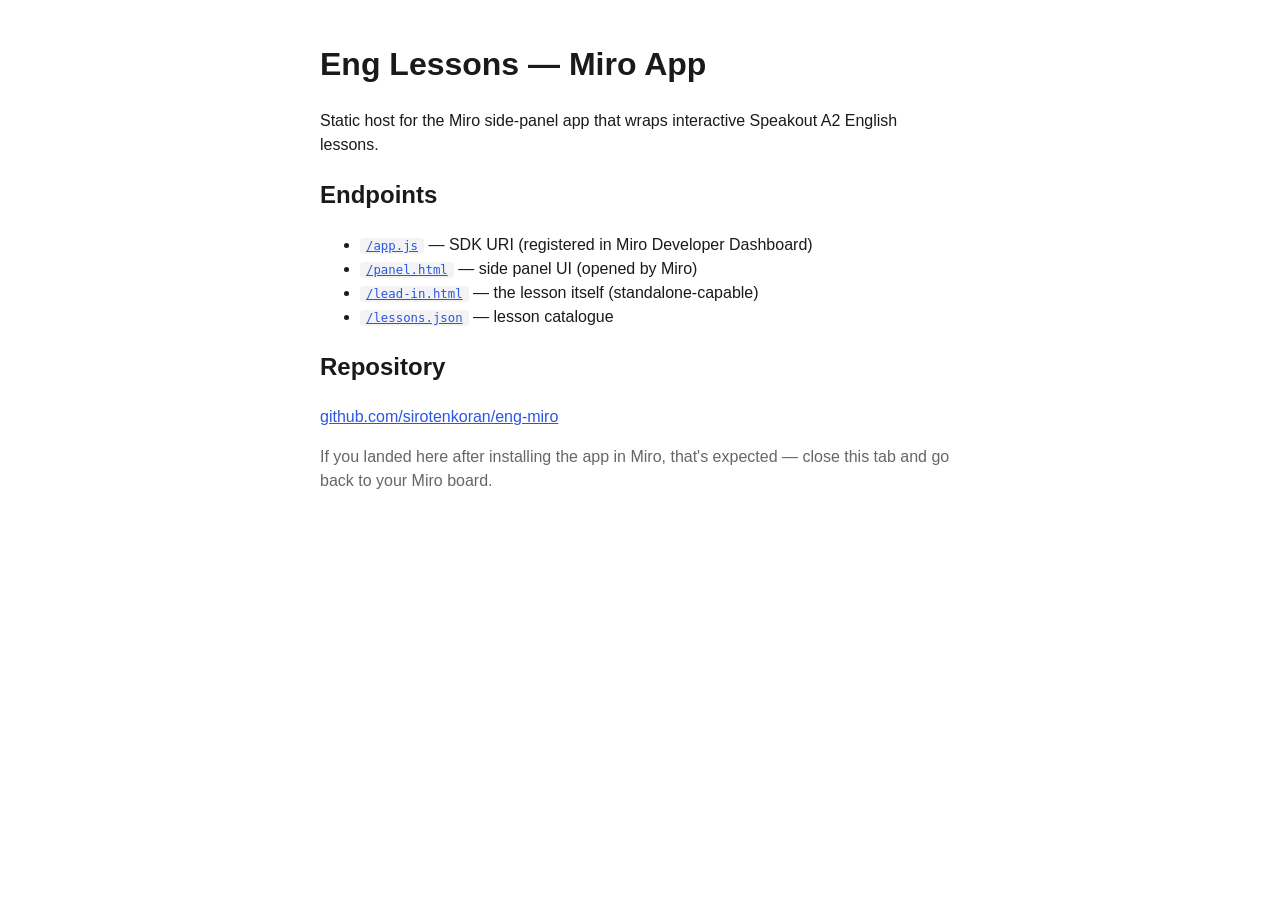
<file: index.html>
<!doctype html>
<html lang="en">
<head>
  <meta charset="utf-8">
  <meta name="viewport" content="width=device-width, initial-scale=1">
  <title>Eng Lessons — Miro App</title>
  <style>
    body { font-family: -apple-system, BlinkMacSystemFont, "Segoe UI", Roboto, sans-serif; max-width: 640px; margin: 40px auto; padding: 0 20px; color: #1a1a1a; line-height: 1.5; }
    h1 { margin-top: 0; }
    code { background: #f3f3f5; padding: 1px 6px; border-radius: 4px; font-size: 0.95em; }
    .ok { color: #167e3a; }
    .muted { color: #666; }
    a { color: #2b56e0; }
    .install-box { background: #f3f3f5; padding: 14px 18px; border-radius: 8px; margin: 18px 0; }
  </style>
</head>
<body>
  <h1>Eng Lessons — Miro App</h1>
  <p>Static host for the Miro side-panel app that wraps interactive Speakout A2 English lessons.</p>

  <div id="callback-status"></div>

  <h2>Endpoints</h2>
  <ul>
    <li><a href="app.js"><code>/app.js</code></a> — SDK URI (registered in Miro Developer Dashboard)</li>
    <li><a href="panel.html"><code>/panel.html</code></a> — side panel UI (opened by Miro)</li>
    <li><a href="lead-in.html"><code>/lead-in.html</code></a> — the lesson itself (standalone-capable)</li>
    <li><a href="lessons.json"><code>/lessons.json</code></a> — lesson catalogue</li>
  </ul>

  <h2>Repository</h2>
  <p><a href="https://github.com/sirotenkoran/eng-miro">github.com/sirotenkoran/eng-miro</a></p>

  <p class="muted">If you landed here after installing the app in Miro, that's expected — close this tab and go back to your Miro board.</p>

  <script>
    // If Miro redirects here with an OAuth code or error, surface it so we know.
    (function () {
      var p = new URLSearchParams(window.location.search);
      var status = document.getElementById('callback-status');
      if (p.has('code')) {
        status.className = 'install-box';
        status.innerHTML = '<strong class="ok">Install handshake received.</strong> ' +
          'Miro returned an OAuth <code>code</code>. For the Web-SDK panel app there is nothing to exchange on the client — you can safely close this tab and reload your Miro board.';
      } else if (p.has('error')) {
        status.className = 'install-box';
        status.innerHTML = '<strong>Install error.</strong> Miro returned: <code>' +
          (p.get('error') || '') + '</code> — <code>' + (p.get('error_description') || '') + '</code>';
      }
    })();
  </script>
</body>
</html>
</file>
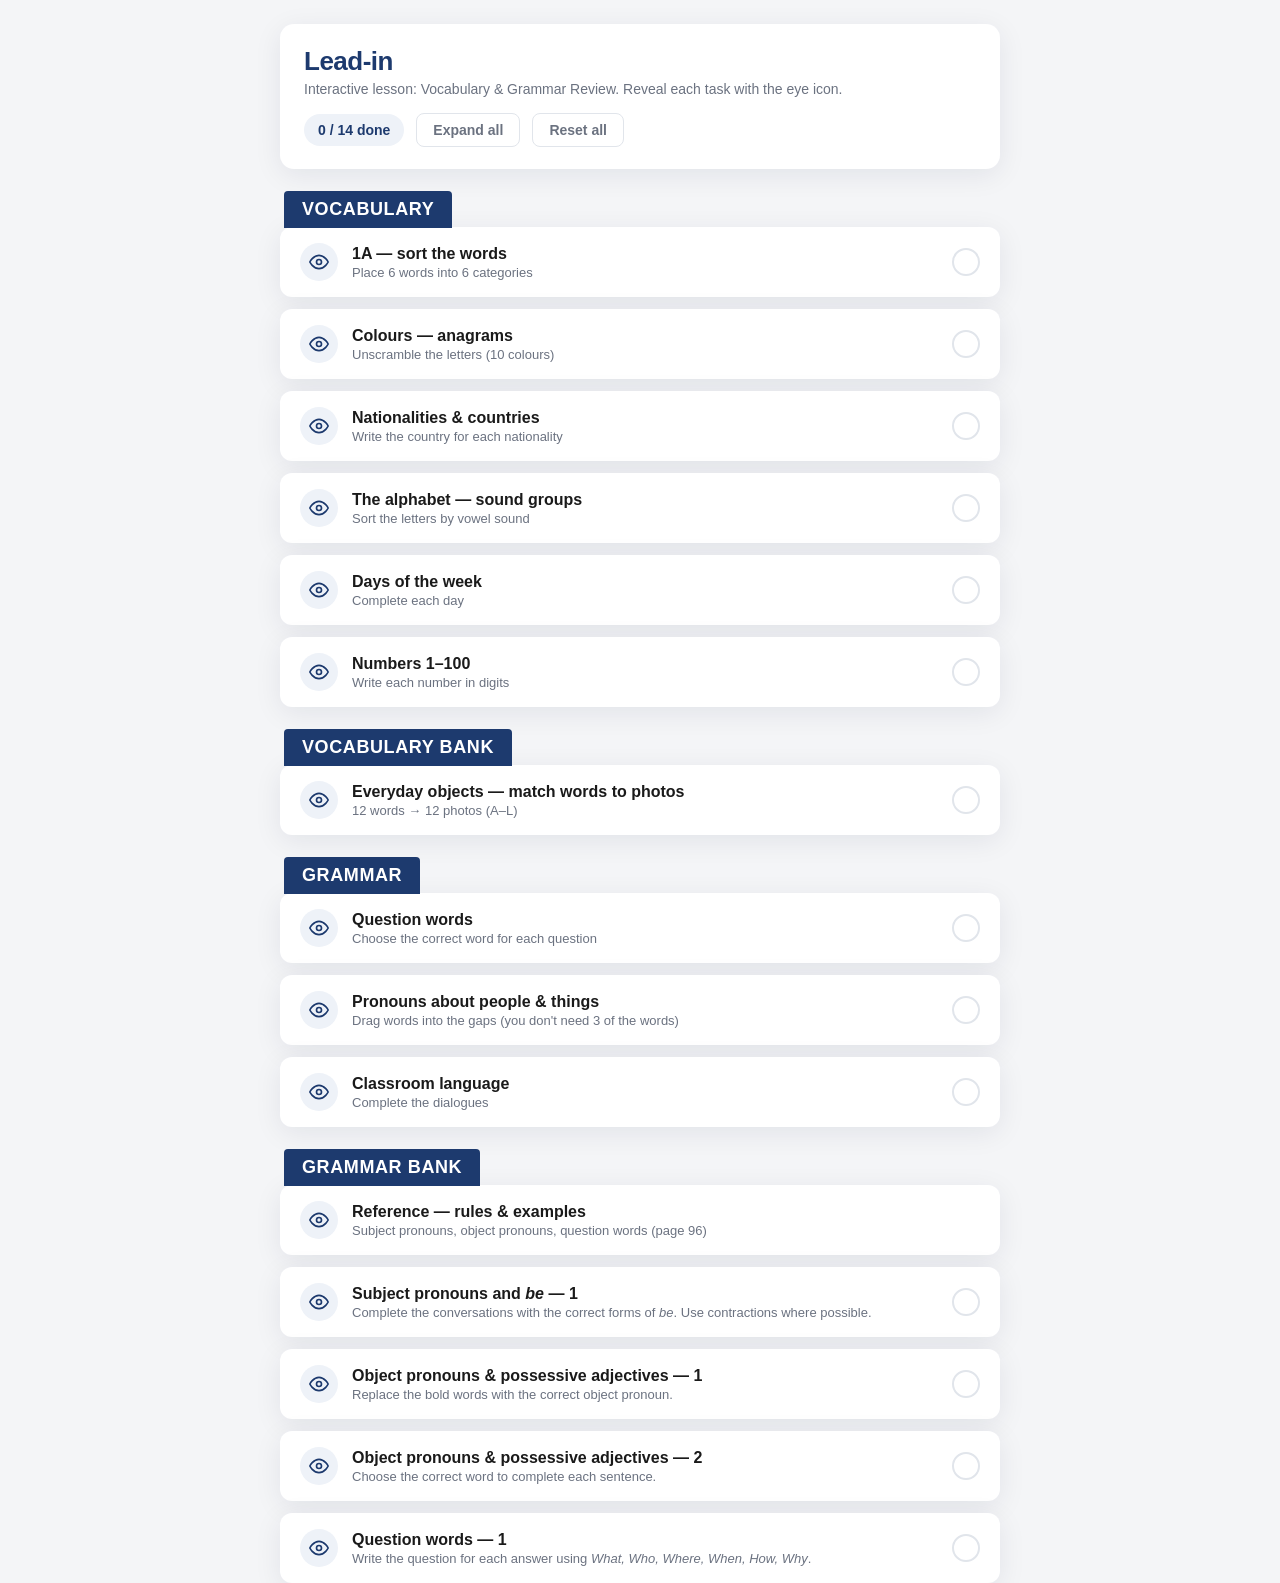
<file: lead-in.html>
<!DOCTYPE html>
<html lang="en">
<head>
<meta charset="UTF-8" />
<meta name="viewport" content="width=device-width, initial-scale=1.0" />
<title>Lead-in — interactive lesson</title>
<style>
  :root {
    --primary: #1d3a6e;
    --primary-soft: #eef2f8;
    --bg: #f4f5f7;
    --card: #ffffff;
    --text: #1a1a1a;
    --muted: #6b7280;
    --border: #e1e5eb;
    --success: #2e7d32;
    --success-bg: #dff6e3;
    --success-border: #4caf50;
    --error: #c62828;
    --error-bg: #ffe8ea;
    --error-border: #e53935;
    --shadow: 0 6px 28px rgba(15, 30, 60, 0.08);
  }
  *, *::before, *::after { box-sizing: border-box; }
  html, body { height: 100%; }
  body {
    margin: 0;
    padding: 24px 16px 48px;
    font-family: -apple-system, BlinkMacSystemFont, "Segoe UI", Roboto, "Helvetica Neue", Arial, sans-serif;
    background: var(--bg);
    color: var(--text);
    -webkit-font-smoothing: antialiased;
    -moz-osx-font-smoothing: grayscale;
  }
  .container {
    max-width: 720px;
    margin: 0 auto;
  }

  /* ============ HEADER ============ */
  .lesson-header {
    margin: 0 0 22px;
    padding: 22px 24px;
    background: var(--card);
    border-radius: 14px;
    box-shadow: var(--shadow);
    display: flex;
    align-items: center;
    flex-wrap: wrap;
    gap: 16px 24px;
  }
  .lesson-header .title-block {
    flex: 1 1 auto;
    min-width: 200px;
  }
  .lesson-header h1 {
    margin: 0 0 4px;
    font-size: 26px;
    font-weight: 900;
    letter-spacing: -0.5px;
    color: var(--primary);
  }
  .lesson-header .subtitle {
    margin: 0;
    color: var(--muted);
    font-size: 14px;
  }
  .lesson-header .progress {
    flex: 0 0 auto;
    display: flex;
    align-items: center;
    gap: 12px;
  }
  .progress-pill {
    background: var(--primary-soft);
    color: var(--primary);
    padding: 8px 14px;
    border-radius: 999px;
    font-weight: 800;
    font-size: 14px;
    white-space: nowrap;
  }
  .progress-pill.all-done {
    background: var(--success-bg);
    color: var(--success);
  }
  .btn {
    background: var(--card);
    border: 1.5px solid var(--primary);
    color: var(--primary);
    padding: 8px 16px;
    border-radius: 8px;
    font-size: 14px;
    font-weight: 700;
    cursor: pointer;
    font-family: inherit;
    transition: background 0.15s, color 0.15s, transform 0.1s;
    white-space: nowrap;
  }
  .btn:hover, .btn:focus-visible {
    background: var(--primary);
    color: #fff;
    outline: none;
  }
  .btn:active { transform: scale(0.97); }
  .btn.ghost {
    border-color: var(--border);
    color: var(--muted);
  }
  .btn.ghost:hover {
    background: var(--border);
    color: var(--text);
  }

  /* ============ SECTION ============ */
  .lesson-section {
    margin-bottom: 22px;
  }
  .section-banner {
    display: inline-block;
    background: var(--primary);
    color: #fff;
    padding: 8px 18px;
    border-radius: 4px 4px 0 0;
    font-weight: 900;
    font-size: 18px;
    letter-spacing: 0.6px;
    margin-bottom: -1px;
    margin-left: 4px;
  }

  /* ============ TASK (details) ============ */
  details.task {
    background: var(--card);
    border-radius: 12px;
    box-shadow: var(--shadow);
    margin-bottom: 12px;
    overflow: hidden;
    transition: box-shadow 0.2s;
  }
  details.task[open] {
    box-shadow: 0 10px 36px rgba(15, 30, 60, 0.12);
  }
  details.task > summary {
    list-style: none;
    cursor: pointer;
    padding: 16px 20px;
    display: flex;
    align-items: center;
    gap: 14px;
    user-select: none;
    -webkit-user-select: none;
  }
  details.task > summary::-webkit-details-marker { display: none; }
  details.task > summary::marker { content: ""; }

  .task-eye {
    flex: 0 0 auto;
    width: 38px;
    height: 38px;
    border-radius: 50%;
    background: var(--primary-soft);
    display: flex;
    align-items: center;
    justify-content: center;
    color: var(--primary);
    transition: background 0.2s, color 0.2s, transform 0.2s;
  }
  details.task > summary:hover .task-eye {
    background: var(--primary);
    color: #fff;
    transform: scale(1.06);
  }
  .task-eye svg { width: 20px; height: 20px; }
  .eye-closed { display: none; }
  details.task[open] .eye-open { display: none; }
  details.task[open] .eye-closed { display: block; }

  .task-meta {
    flex: 1 1 auto;
    min-width: 0;
  }
  .task-title {
    display: block;
    font-weight: 800;
    font-size: 16px;
    color: var(--text);
  }
  .task-subtitle {
    display: block;
    font-size: 13px;
    color: var(--muted);
    margin-top: 2px;
  }

  .task-status {
    flex: 0 0 auto;
    width: 28px;
    height: 28px;
    border-radius: 50%;
    border: 2px solid var(--border);
    display: flex;
    align-items: center;
    justify-content: center;
    color: transparent;
    font-weight: 900;
    font-size: 14px;
    transition: all 0.3s;
  }
  .task-status.complete {
    background: var(--success-bg);
    border-color: var(--success-border);
    color: var(--success);
    animation: pop 0.45s cubic-bezier(0.34, 1.56, 0.64, 1);
  }
  .task-status.complete::after { content: "✓"; }

  .task-body {
    padding: 4px 24px 22px;
    border-top: 1px solid var(--border);
    margin-top: 0;
    animation: fadeIn 0.35s ease-out;
  }
  .task-body > p.task-instruction {
    margin: 16px 0 16px;
    font-size: 15px;
    color: var(--text);
  }
  .task-body > .task-instruction strong {
    color: var(--primary);
  }
  .task-footer {
    margin-top: 18px;
    display: flex;
    justify-content: flex-end;
  }

  @keyframes fadeIn {
    from { opacity: 0; transform: translateY(-6px); }
    to   { opacity: 1; transform: translateY(0); }
  }
  @keyframes pop {
    0%   { transform: scale(0.6); }
    55%  { transform: scale(1.18); }
    100% { transform: scale(1); }
  }
  @keyframes shake {
    0%, 100% { transform: translateX(0); }
    20% { transform: translateX(-7px); }
    40% { transform: translateX(7px); }
    60% { transform: translateX(-5px); }
    80% { transform: translateX(5px); }
  }
  @keyframes flash-correct {
    0%   { background: var(--success-bg); }
    100% { background: transparent; }
  }

  /* ============ DRAG-DROP (shared) ============ */
  .dd-bank {
    border: 1.5px solid #c5c5c5;
    border-radius: 6px;
    padding: 14px 18px;
    margin-bottom: 18px;
    display: flex;
    flex-wrap: wrap;
    gap: 10px;
    min-height: 56px;
    align-items: center;
    justify-content: center;
  }
  .dd-bank:empty::after {
    content: "All words placed";
    color: var(--muted);
    font-style: italic;
    font-size: 14px;
  }
  .dd-word {
    display: inline-flex;
    align-items: center;
    padding: 7px 14px;
    background: var(--primary-soft);
    border: 1.5px solid #c5d0e0;
    border-radius: 7px;
    font-size: 15px;
    font-weight: 600;
    color: #1a2a44;
    cursor: grab;
    user-select: none;
    -webkit-user-select: none;
    touch-action: none;
    transition: transform 0.15s, box-shadow 0.15s, background 0.2s, border-color 0.2s;
  }
  .dd-word:hover:not(.placed):not(.dragging) {
    background: #e1e8f3;
    transform: translateY(-1px);
    box-shadow: 0 2px 6px rgba(0,0,0,0.08);
  }
  .dd-word.dragging { opacity: 0.25; }
  .dd-word.ghost {
    position: fixed;
    pointer-events: none;
    z-index: 1000;
    cursor: grabbing;
    box-shadow: 0 10px 24px rgba(0,0,0,0.18);
    transform: scale(1.06) rotate(-2deg);
    background: #fff;
    border-color: var(--primary);
  }
  .dd-word.placed {
    background: var(--success-bg);
    border-color: var(--success-border);
    color: var(--success);
    cursor: default;
    animation: pop 0.42s cubic-bezier(0.34, 1.56, 0.64, 1);
  }
  .dd-word.placed::after {
    content: "✓";
    margin-left: 6px;
    font-weight: 900;
    color: var(--success);
  }
  .dd-word.example {
    background: #f0e9d0;
    border-color: #c8b870;
    color: #6a5a14;
    cursor: default;
  }
  .dd-word.example::after {
    content: "example";
    margin-left: 8px;
    font-size: 11px;
    font-weight: 700;
    text-transform: uppercase;
    color: #6a5a14;
    opacity: 0.7;
  }
  .dd-word.wrong-shake {
    animation: shake 0.45s ease-out;
    border-color: var(--error-border);
    background: var(--error-bg);
    color: var(--error);
  }
  .dd-word.example-bank {
    text-decoration: line-through;
    opacity: 0.55;
    cursor: not-allowed;
  }

  /* category-style drop zones (vocab 1A) */
  ol.dd-categories {
    list-style: none;
    counter-reset: cat;
    padding: 0;
    margin: 0;
  }
  ol.dd-categories li {
    counter-increment: cat;
    display: flex;
    align-items: center;
    gap: 10px;
    padding: 9px 0;
  }
  ol.dd-categories li::before {
    content: counter(cat);
    font-weight: 800;
    color: var(--primary);
    font-size: 16px;
    min-width: 16px;
  }
  .cat-label {
    font-size: 15px;
    min-width: 150px;
  }
  .dd-zone {
    flex: 1;
    border-bottom: 1.5px dotted #b3b3b3;
    min-height: 38px;
    padding: 3px 8px;
    display: flex;
    align-items: center;
    gap: 8px;
    flex-wrap: wrap;
    transition: background 0.18s, border-color 0.18s;
  }
  .dd-zone.hover {
    background: var(--primary-soft);
    border-bottom-color: var(--primary);
    border-bottom-style: solid;
  }

  /* alphabet groups */
  .alpha-groups {
    display: grid;
    grid-template-columns: 1fr;
    gap: 10px;
  }
  .alpha-row {
    display: flex;
    align-items: center;
    gap: 12px;
    padding: 10px 12px;
    background: #fafbfd;
    border: 1px solid var(--border);
    border-radius: 8px;
  }
  .alpha-row .alpha-head {
    flex: 0 0 110px;
    font-weight: 700;
    color: var(--primary);
    font-size: 14px;
    display: flex;
    flex-direction: column;
    gap: 2px;
  }
  .alpha-row .alpha-head .sound {
    color: var(--muted);
    font-size: 12px;
    font-weight: 500;
    font-style: italic;
  }
  .alpha-row .dd-zone {
    border-bottom: 1.5px dashed #c5c5c5;
    border-radius: 4px;
    min-height: 42px;
  }
  .alpha-row.empty-group .dd-zone {
    background: #f5f5f5;
    color: var(--muted);
  }
  .alpha-row.empty-group .dd-zone::after {
    content: "(no other letters)";
    color: var(--muted);
    font-style: italic;
    font-size: 13px;
  }

  /* inline blanks (grammar 2A, classroom 4A) */
  .blanks-list {
    list-style: none;
    padding: 0;
    margin: 0;
  }
  .blanks-list li {
    display: flex;
    align-items: flex-start;
    gap: 10px;
    padding: 10px 0;
    border-bottom: 1px solid var(--border);
  }
  .blanks-list li:last-child { border-bottom: none; }
  .blanks-list .letter {
    flex: 0 0 28px;
    font-weight: 900;
    color: var(--primary);
    font-size: 16px;
    padding-top: 1px;
  }
  .blanks-list .pic-hint {
    display: inline-block;
    margin-right: 6px;
    padding: 2px 8px;
    background: #f0e9d0;
    color: #6a5a14;
    border-radius: 4px;
    font-size: 12px;
    font-weight: 700;
    vertical-align: middle;
  }
  .blanks-list .text {
    flex: 1;
    line-height: 1.9;
    font-size: 15px;
  }
  .blank {
    display: inline-flex;
    align-items: center;
    justify-content: center;
    min-width: 78px;
    min-height: 30px;
    padding: 2px 8px;
    margin: 0 2px;
    border-bottom: 1.5px solid #999;
    vertical-align: middle;
    transition: background 0.18s, border-color 0.18s;
  }
  .blank.hover {
    background: var(--primary-soft);
    border-bottom-color: var(--primary);
    border-bottom-style: solid;
    border-bottom-width: 2px;
  }
  .blank.filled {
    border-bottom-color: transparent;
  }
  .blank .dd-word {
    margin: 0;
  }

  /* ============ INPUT-TYPE TASKS ============ */
  .input-list {
    list-style: none;
    padding: 0;
    margin: 0;
  }
  .input-list li {
    display: flex;
    align-items: center;
    gap: 10px;
    padding: 8px 0;
  }
  .input-list .num {
    flex: 0 0 24px;
    color: var(--primary);
    font-weight: 800;
    font-size: 15px;
  }
  .input-list .prompt {
    flex: 0 0 auto;
    display: inline-flex;
    align-items: center;
    gap: 8px;
    font-size: 15px;
    color: var(--text);
  }
  .input-list .prompt .scrambled,
  .input-list .prompt .word,
  .input-list .prompt .gap-display {
    background: #f5f7fb;
    border: 1px solid var(--border);
    padding: 4px 10px;
    border-radius: 6px;
    font-family: ui-monospace, "SF Mono", Menlo, Consolas, monospace;
    font-size: 14px;
    letter-spacing: 1px;
    color: #444;
  }
  .input-list .prompt .word { letter-spacing: 0; font-family: inherit; }
  .input-list .prompt .arrow {
    color: var(--muted);
    font-weight: 700;
  }
  .answer-input {
    flex: 0 1 200px;
    padding: 7px 12px;
    border: 1.5px solid var(--border);
    border-radius: 7px;
    font-size: 15px;
    font-family: inherit;
    color: var(--text);
    transition: border-color 0.2s, background 0.2s, color 0.2s;
    min-width: 0;
  }
  .answer-input:focus {
    outline: none;
    border-color: var(--primary);
  }
  .answer-input.correct {
    background: var(--success-bg);
    border-color: var(--success-border);
    color: var(--success);
    font-weight: 700;
  }
  .answer-input.error {
    background: var(--error-bg);
    border-color: var(--error-border);
    color: var(--error);
    animation: shake 0.45s ease-out;
  }
  .answer-input[type="number"] {
    flex: 0 1 100px;
    text-align: center;
    font-weight: 700;
  }
  .answer-input.short {
    flex: 0 1 110px;
  }

  /* nationality table */
  .nation-table {
    width: 100%;
    border-collapse: collapse;
    margin-top: 4px;
  }
  .nation-table th, .nation-table td {
    text-align: left;
    padding: 9px 8px;
    border-bottom: 1px solid var(--border);
    font-size: 15px;
    vertical-align: middle;
  }
  .nation-table th {
    background: var(--primary-soft);
    color: var(--primary);
    font-weight: 800;
    font-size: 13px;
    text-transform: uppercase;
    letter-spacing: 0.4px;
  }
  .nation-table .example-cell {
    color: var(--muted);
    font-style: italic;
  }
  .nation-table .nationality-cell {
    font-weight: 600;
    color: var(--primary);
  }
  .nation-table input.answer-input {
    width: 100%;
    flex: none;
  }

  /* ============ CHOICE (radio) ============ */
  .choice-list {
    list-style: none;
    padding: 0;
    margin: 0;
  }
  .choice-list li {
    display: flex;
    align-items: center;
    gap: 8px;
    flex-wrap: wrap;
    padding: 10px 0;
    border-bottom: 1px solid var(--border);
    font-size: 15px;
  }
  .choice-list li:last-child { border-bottom: none; }
  .choice-list .num {
    color: var(--primary);
    font-weight: 800;
    margin-right: 4px;
  }
  .choice-group {
    display: inline-flex;
    gap: 6px;
    flex-wrap: wrap;
  }
  .choice-btn {
    background: var(--card);
    border: 1.5px solid var(--border);
    color: var(--text);
    padding: 5px 12px;
    border-radius: 6px;
    cursor: pointer;
    font-family: inherit;
    font-size: 14px;
    font-weight: 600;
    transition: all 0.15s;
  }
  .choice-btn:hover:not(:disabled) {
    background: var(--primary-soft);
    border-color: var(--primary);
    color: var(--primary);
  }
  .choice-btn.correct {
    background: var(--success-bg);
    border-color: var(--success-border);
    color: var(--success);
    cursor: default;
  }
  .choice-btn.correct::after {
    content: "✓";
    margin-left: 4px;
    font-weight: 900;
  }
  .choice-btn.wrong {
    background: var(--error-bg);
    border-color: var(--error-border);
    color: var(--error);
    animation: shake 0.45s ease-out;
  }
  .choice-btn:disabled { cursor: default; }

  /* ============ MISC ============ */
  .celebration {
    margin-top: 14px;
    padding: 12px 16px;
    background: linear-gradient(135deg, var(--success-bg), #d4e6ff);
    border-radius: 10px;
    text-align: center;
    font-weight: 700;
    color: var(--success);
    font-size: 15px;
    animation: pop 0.55s cubic-bezier(0.34, 1.56, 0.64, 1);
    display: none;
  }
  .celebration.show { display: block; }

  .lesson-finale {
    margin: 28px 0 0;
    padding: 20px;
    background: linear-gradient(135deg, var(--success-bg), #d4e6ff);
    border-radius: 14px;
    text-align: center;
    box-shadow: var(--shadow);
    display: none;
  }
  .lesson-finale.show { display: block; animation: pop 0.6s cubic-bezier(0.34, 1.56, 0.64, 1); }
  .lesson-finale h2 {
    margin: 0 0 6px;
    color: var(--success);
  }
  .lesson-finale p {
    margin: 0 0 12px;
    color: var(--text);
  }

  /* ============ REFERENCE (theory accordion) ============ */
  /* shares the look of .task but without the progress dot */
  details.reference {
    background: var(--card);
    border-radius: 12px;
    box-shadow: var(--shadow);
    margin-bottom: 12px;
    overflow: hidden;
  }
  details.reference > summary {
    list-style: none;
    cursor: pointer;
    padding: 16px 20px;
    display: flex;
    align-items: center;
    gap: 14px;
    user-select: none;
  }
  details.reference > summary::-webkit-details-marker { display: none; }
  details.reference[open] {
    box-shadow: 0 10px 36px rgba(15, 30, 60, 0.12);
  }
  details.reference .task-body {
    padding: 4px 24px 22px;
    border-top: 1px solid var(--border);
    animation: fadeIn 0.35s ease-out;
  }

  /* ============ CONVERSATION (inline inputs in dialogues) ============ */
  .conversation {
    background: #fafbfd;
    border: 1px solid var(--border);
    border-radius: 8px;
    padding: 12px 16px;
    margin: 0 0 14px;
    font-size: 15px;
    line-height: 1.85;
  }
  .conversation p {
    margin: 4px 0;
  }
  .conversation .speaker {
    font-weight: 700;
    color: var(--primary);
    margin-right: 4px;
  }
  .answer-input.inline {
    flex: none;
    display: inline-block;
    width: 90px;
    padding: 3px 9px;
    font-size: 14px;
    font-weight: 600;
    vertical-align: baseline;
    text-align: center;
    margin: 0 1px;
  }
  .answer-input.inline.wide {
    width: 200px;
    text-align: left;
  }
  .answer-input.inline.xwide {
    width: 320px;
    text-align: left;
  }

  /* sentence list with one input per item */
  .sentence-list {
    list-style: none;
    counter-reset: snum;
    padding: 0;
    margin: 0;
  }
  .sentence-list li {
    counter-increment: snum;
    display: flex;
    align-items: baseline;
    gap: 10px;
    padding: 8px 0;
    font-size: 15px;
    flex-wrap: wrap;
  }
  .sentence-list li::before {
    content: counter(snum);
    color: var(--primary);
    font-weight: 800;
    min-width: 22px;
  }
  .sentence-list .bold-word {
    font-weight: 700;
    color: #1a2a44;
    background: #fff3cf;
    padding: 1px 5px;
    border-radius: 3px;
  }
  .sentence-list .prompt-words {
    color: #555;
    font-style: italic;
    margin-right: 4px;
  }
  .sentence-list .arrow-sep {
    color: var(--muted);
    margin: 0 4px;
  }

  /* ============ PREVIEW IMAGE ============ */
  .preview-image {
    display: block;
    width: 100%;
    height: auto;
    border-radius: 8px;
    margin: 4px 0 18px;
    border: 1px solid var(--border);
    background: #fff;
  }

  /* ============ AUDIO BLOCK ============ */
  .audio-block {
    display: flex;
    align-items: center;
    gap: 12px;
    padding: 10px 12px;
    background: #fafbfd;
    border: 1px solid var(--border);
    border-radius: 8px;
    margin: 12px 0 16px;
  }
  .audio-block audio {
    flex: 1 1 auto;
    min-width: 0;
    height: 36px;
  }
  .audio-block .audio-label {
    flex: 0 0 auto;
    color: var(--primary);
    font-weight: 700;
    font-size: 13px;
    letter-spacing: 0.2px;
  }

  /* ============ IMAGE-MATCH (photo grid) ============ */
  .photo-grid {
    display: grid;
    grid-template-columns: repeat(auto-fill, minmax(140px, 1fr));
    gap: 12px;
    margin: 4px 0 0;
  }
  .photo-card {
    background: #fff;
    border: 1.5px solid var(--border);
    border-radius: 10px;
    overflow: hidden;
    display: flex;
    flex-direction: column;
    transition: border-color 0.2s, box-shadow 0.2s, transform 0.15s;
    position: relative;
  }
  .photo-card .photo-img {
    width: 100%;
    aspect-ratio: 4 / 3;
    object-fit: contain;
    background: #fff;
    display: block;
  }
  .photo-card .photo-letter {
    position: absolute;
    top: 6px;
    left: 8px;
    background: rgba(255,255,255,0.92);
    color: var(--primary);
    font-weight: 900;
    font-size: 14px;
    padding: 2px 8px;
    border-radius: 4px;
    pointer-events: none;
  }
  .photo-card .blank {
    min-height: 40px;
    border-bottom: none;
    border-top: 1px dashed var(--border);
    padding: 6px;
    justify-content: center;
  }
  .photo-card .blank.hover {
    background: var(--primary-soft);
    border-top-color: var(--primary);
    border-top-style: solid;
  }
  .photo-card .blank.filled {
    border-top-color: var(--success-border);
    background: var(--success-bg);
  }
  .photo-card.solved {
    border-color: var(--success-border);
    box-shadow: 0 0 0 2px rgba(76, 175, 80, 0.18);
  }

  @media (max-width: 560px) {
    body { padding: 16px 10px 36px; }
    .lesson-header { padding: 18px; }
    .lesson-header h1 { font-size: 22px; }
    details.task > summary { padding: 14px 14px; gap: 12px; }
    .task-body { padding: 4px 16px 18px; }
    .cat-label { min-width: 110px; font-size: 14px; }
    .dd-word { padding: 8px 13px; font-size: 14px; }
    .alpha-row { flex-direction: column; align-items: stretch; gap: 6px; }
    .alpha-row .alpha-head { flex: none; }
    .input-list li { flex-wrap: wrap; }
    .answer-input { flex: 1 1 100%; }
    .nation-table th, .nation-table td { padding: 7px 4px; font-size: 14px; }
  }
</style>
</head>
<body>
  <div class="container">

    <header class="lesson-header">
      <div class="title-block">
        <h1>Lead-in</h1>
        <p class="subtitle">Interactive lesson: Vocabulary &amp; Grammar Review. Reveal each task with the eye icon.</p>
      </div>
      <div class="progress">
        <span class="progress-pill" id="progressPill">0 / 14 done</span>
        <button class="btn ghost" id="expandAllBtn" type="button">Expand all</button>
        <button class="btn ghost" id="resetAllBtn" type="button">Reset all</button>
      </div>
    </header>

    <!-- ============================== VOCABULARY ============================== -->
    <div class="lesson-section">
      <div class="section-banner">VOCABULARY</div>

      <!-- 1A — Sort words to categories -->
      <details class="task" data-task="vocab-1a" data-type="drag-categories">
        <summary>
          <span class="task-eye" aria-hidden="true">
            <svg class="eye-open" viewBox="0 0 24 24" fill="none" stroke="currentColor" stroke-width="2" stroke-linecap="round" stroke-linejoin="round"><path d="M1 12s4-8 11-8 11 8 11 8-4 8-11 8-11-8-11-8z"/><circle cx="12" cy="12" r="3"/></svg>
            <svg class="eye-closed" viewBox="0 0 24 24" fill="none" stroke="currentColor" stroke-width="2" stroke-linecap="round" stroke-linejoin="round"><path d="M17.94 17.94A10.07 10.07 0 0 1 12 20c-7 0-11-8-11-8a18.45 18.45 0 0 1 5.06-5.94M9.9 4.24A9.12 9.12 0 0 1 12 4c7 0 11 8 11 8a18.5 18.5 0 0 1-2.16 3.19m-6.72-1.07a3 3 0 1 1-4.24-4.24"/><line x1="1" y1="1" x2="23" y2="23"/></svg>
          </span>
          <span class="task-meta">
            <span class="task-title">1A — sort the words</span>
            <span class="task-subtitle">Place 6 words into 6 categories</span>
          </span>
          <span class="task-status" data-task-status="vocab-1a"></span>
        </summary>
        <div class="task-body">
          <p class="task-instruction">Put the words in the box in the correct group.</p>
          <div class="dd-bank" id="bank-vocab-1a"></div>
          <ol class="dd-categories">
            <li><span class="cat-label">everyday objects:</span><div class="dd-zone" data-accepts="objects"></div></li>
            <li><span class="cat-label">colours:</span><div class="dd-zone" data-accepts="colours"></div></li>
            <li><span class="cat-label">countries:</span><div class="dd-zone" data-accepts="countries"></div></li>
            <li><span class="cat-label">numbers:</span><div class="dd-zone" data-accepts="numbers"></div></li>
            <li><span class="cat-label">days of the week:</span><div class="dd-zone" data-accepts="days"></div></li>
            <li><span class="cat-label">the alphabet:</span><div class="dd-zone" data-accepts="alphabet"></div></li>
          </ol>
          <div class="celebration">Well done! All words in place.</div>
          <div class="task-footer">
            <button class="btn ghost" type="button" data-reset="vocab-1a">Reset</button>
          </div>
        </div>
      </details>

      <!-- Colours — anagrams -->
      <details class="task" data-task="colours" data-type="input">
        <summary>
          <span class="task-eye"><svg class="eye-open" viewBox="0 0 24 24" fill="none" stroke="currentColor" stroke-width="2" stroke-linecap="round" stroke-linejoin="round"><path d="M1 12s4-8 11-8 11 8 11 8-4 8-11 8-11-8-11-8z"/><circle cx="12" cy="12" r="3"/></svg><svg class="eye-closed" viewBox="0 0 24 24" fill="none" stroke="currentColor" stroke-width="2" stroke-linecap="round" stroke-linejoin="round"><path d="M17.94 17.94A10.07 10.07 0 0 1 12 20c-7 0-11-8-11-8a18.45 18.45 0 0 1 5.06-5.94M9.9 4.24A9.12 9.12 0 0 1 12 4c7 0 11 8 11 8a18.5 18.5 0 0 1-2.16 3.19m-6.72-1.07a3 3 0 1 1-4.24-4.24"/><line x1="1" y1="1" x2="23" y2="23"/></svg></span>
          <span class="task-meta">
            <span class="task-title">Colours — anagrams</span>
            <span class="task-subtitle">Unscramble the letters (10 colours)</span>
          </span>
          <span class="task-status" data-task-status="colours"></span>
        </summary>
        <div class="task-body">
          <p class="task-instruction">Reorder the letters to make colours.</p>
          <img class="preview-image" src="assets/img/preview_colours.jpg" alt="Colour swatches with scrambled letters">
          <ol class="input-list">
            <li><span class="num">1</span><span class="prompt"><span class="scrambled">der</span><span class="arrow">→</span></span><input class="answer-input short" data-answer="red" autocomplete="off" spellcheck="false" placeholder="..."></li>
            <li><span class="num">2</span><span class="prompt"><span class="scrambled">wleloy</span><span class="arrow">→</span></span><input class="answer-input short" data-answer="yellow" autocomplete="off" spellcheck="false" placeholder="..."></li>
            <li><span class="num">3</span><span class="prompt"><span class="scrambled">eblu</span><span class="arrow">→</span></span><input class="answer-input short" data-answer="blue" autocomplete="off" spellcheck="false" placeholder="..."></li>
            <li><span class="num">4</span><span class="prompt"><span class="scrambled">enegr</span><span class="arrow">→</span></span><input class="answer-input short" data-answer="green" autocomplete="off" spellcheck="false" placeholder="..."></li>
            <li><span class="num">5</span><span class="prompt"><span class="scrambled">tihwe</span><span class="arrow">→</span></span><input class="answer-input short" data-answer="white" autocomplete="off" spellcheck="false" placeholder="..."></li>
            <li><span class="num">6</span><span class="prompt"><span class="scrambled">kclba</span><span class="arrow">→</span></span><input class="answer-input short" data-answer="black" autocomplete="off" spellcheck="false" placeholder="..."></li>
            <li><span class="num">7</span><span class="prompt"><span class="scrambled">wbnor</span><span class="arrow">→</span></span><input class="answer-input short" data-answer="brown" autocomplete="off" spellcheck="false" placeholder="..."></li>
            <li><span class="num">8</span><span class="prompt"><span class="scrambled">eorang</span><span class="arrow">→</span></span><input class="answer-input short" data-answer="orange" autocomplete="off" spellcheck="false" placeholder="..."></li>
            <li><span class="num">9</span><span class="prompt"><span class="scrambled">uelprp</span><span class="arrow">→</span></span><input class="answer-input short" data-answer="purple" autocomplete="off" spellcheck="false" placeholder="..."></li>
            <li><span class="num">10</span><span class="prompt"><span class="scrambled">npki</span><span class="arrow">→</span></span><input class="answer-input short" data-answer="pink" autocomplete="off" spellcheck="false" placeholder="..."></li>
          </ol>
          <div class="audio-block">
            <audio controls preload="metadata"><source src="assets/audio/VBL_02.mp3" type="audio/mpeg"></audio>
            <span class="audio-label">VB.L.02 — Listen and repeat</span>
          </div>
          <div class="task-footer">
            <button class="btn ghost" type="button" data-reset="colours">Reset</button>
          </div>
        </div>
      </details>

      <!-- Nationalities — table -->
      <details class="task" data-task="nationalities" data-type="input">
        <summary>
          <span class="task-eye"><svg class="eye-open" viewBox="0 0 24 24" fill="none" stroke="currentColor" stroke-width="2" stroke-linecap="round" stroke-linejoin="round"><path d="M1 12s4-8 11-8 11 8 11 8-4 8-11 8-11-8-11-8z"/><circle cx="12" cy="12" r="3"/></svg><svg class="eye-closed" viewBox="0 0 24 24" fill="none" stroke="currentColor" stroke-width="2" stroke-linecap="round" stroke-linejoin="round"><path d="M17.94 17.94A10.07 10.07 0 0 1 12 20c-7 0-11-8-11-8a18.45 18.45 0 0 1 5.06-5.94M9.9 4.24A9.12 9.12 0 0 1 12 4c7 0 11 8 11 8a18.5 18.5 0 0 1-2.16 3.19m-6.72-1.07a3 3 0 1 1-4.24-4.24"/><line x1="1" y1="1" x2="23" y2="23"/></svg></span>
          <span class="task-meta">
            <span class="task-title">Nationalities &amp; countries</span>
            <span class="task-subtitle">Write the country for each nationality</span>
          </span>
          <span class="task-status" data-task-status="nationalities"></span>
        </summary>
        <div class="task-body">
          <p class="task-instruction">Complete the table with the country.</p>
          <table class="nation-table">
            <thead><tr><th>Country</th><th>Nationality</th></tr></thead>
            <tbody>
              <tr><td class="example-cell">Brazil (example)</td><td class="nationality-cell">Brazilian</td></tr>
              <tr><td><input class="answer-input" data-answer="Australia" autocomplete="off" spellcheck="false"></td><td class="nationality-cell">Australian</td></tr>
              <tr><td><input class="answer-input" data-answer="Colombia" autocomplete="off" spellcheck="false"></td><td class="nationality-cell">Colombian</td></tr>
              <tr><td><input class="answer-input" data-answer="the USA" data-aliases="the usa|usa|the us|america|the united states|united states" autocomplete="off" spellcheck="false"></td><td class="nationality-cell">American</td></tr>
              <tr><td><input class="answer-input" data-answer="Mexico" autocomplete="off" spellcheck="false"></td><td class="nationality-cell">Mexican</td></tr>
              <tr><td><input class="answer-input" data-answer="Russia" autocomplete="off" spellcheck="false"></td><td class="nationality-cell">Russian</td></tr>
              <tr><td><input class="answer-input" data-answer="Argentina" autocomplete="off" spellcheck="false"></td><td class="nationality-cell">Argentinian</td></tr>
              <tr><td><input class="answer-input" data-answer="South Africa" autocomplete="off" spellcheck="false"></td><td class="nationality-cell">South African</td></tr>
              <tr><td><input class="answer-input" data-answer="Italy" autocomplete="off" spellcheck="false"></td><td class="nationality-cell">Italian</td></tr>
            </tbody>
          </table>
          <div class="audio-block">
            <audio controls preload="metadata"><source src="assets/audio/VBL_03.mp3" type="audio/mpeg"></audio>
            <span class="audio-label">VB.L.03 — Listen and repeat</span>
          </div>
          <div class="task-footer">
            <button class="btn ghost" type="button" data-reset="nationalities">Reset</button>
          </div>
        </div>
      </details>

      <!-- Alphabet — sound groups -->
      <details class="task" data-task="alphabet" data-type="drag-categories">
        <summary>
          <span class="task-eye"><svg class="eye-open" viewBox="0 0 24 24" fill="none" stroke="currentColor" stroke-width="2" stroke-linecap="round" stroke-linejoin="round"><path d="M1 12s4-8 11-8 11 8 11 8-4 8-11 8-11-8-11-8z"/><circle cx="12" cy="12" r="3"/></svg><svg class="eye-closed" viewBox="0 0 24 24" fill="none" stroke="currentColor" stroke-width="2" stroke-linecap="round" stroke-linejoin="round"><path d="M17.94 17.94A10.07 10.07 0 0 1 12 20c-7 0-11-8-11-8a18.45 18.45 0 0 1 5.06-5.94M9.9 4.24A9.12 9.12 0 0 1 12 4c7 0 11 8 11 8a18.5 18.5 0 0 1-2.16 3.19m-6.72-1.07a3 3 0 1 1-4.24-4.24"/><line x1="1" y1="1" x2="23" y2="23"/></svg></span>
          <span class="task-meta">
            <span class="task-title">The alphabet — sound groups</span>
            <span class="task-subtitle">Sort the letters by vowel sound</span>
          </span>
          <span class="task-status" data-task-status="alphabet"></span>
        </summary>
        <div class="task-body">
          <p class="task-instruction">Put each letter into the group with the same vowel sound.</p>
          <div class="dd-bank" id="bank-alphabet"></div>
          <div class="alpha-groups">
            <div class="alpha-row">
              <div class="alpha-head">Group A<span class="sound">/eɪ/ as in "say"</span></div>
              <div class="dd-zone" data-accepts="A"></div>
            </div>
            <div class="alpha-row">
              <div class="alpha-head">Group B<span class="sound">/iː/ as in "see"</span></div>
              <div class="dd-zone" data-accepts="B"></div>
            </div>
            <div class="alpha-row">
              <div class="alpha-head">Group F<span class="sound">/e/ as in "ten"</span></div>
              <div class="dd-zone" data-accepts="F"></div>
            </div>
            <div class="alpha-row">
              <div class="alpha-head">Group I<span class="sound">/aɪ/ as in "my"</span></div>
              <div class="dd-zone" data-accepts="I"></div>
            </div>
            <div class="alpha-row empty-group">
              <div class="alpha-head">Group O<span class="sound">/oʊ/ as in "go"</span></div>
              <div class="dd-zone" data-accepts="O"></div>
            </div>
            <div class="alpha-row">
              <div class="alpha-head">Group Q<span class="sound">/uː/ as in "blue"</span></div>
              <div class="dd-zone" data-accepts="Q"></div>
            </div>
            <div class="alpha-row empty-group">
              <div class="alpha-head">Group R<span class="sound">/ɑːr/ as in "car"</span></div>
              <div class="dd-zone" data-accepts="R"></div>
            </div>
          </div>
          <div class="audio-block">
            <audio controls preload="metadata"><source src="assets/audio/VBL_04.mp3" type="audio/mpeg"></audio>
            <span class="audio-label">VB.L.04 — Listen and check</span>
          </div>
          <div class="celebration">Well done! Letters sorted by sound.</div>
          <div class="task-footer">
            <button class="btn ghost" type="button" data-reset="alphabet">Reset</button>
          </div>
        </div>
      </details>

      <!-- Days of the week — fill missing letters -->
      <details class="task" data-task="days" data-type="input">
        <summary>
          <span class="task-eye"><svg class="eye-open" viewBox="0 0 24 24" fill="none" stroke="currentColor" stroke-width="2" stroke-linecap="round" stroke-linejoin="round"><path d="M1 12s4-8 11-8 11 8 11 8-4 8-11 8-11-8-11-8z"/><circle cx="12" cy="12" r="3"/></svg><svg class="eye-closed" viewBox="0 0 24 24" fill="none" stroke="currentColor" stroke-width="2" stroke-linecap="round" stroke-linejoin="round"><path d="M17.94 17.94A10.07 10.07 0 0 1 12 20c-7 0-11-8-11-8a18.45 18.45 0 0 1 5.06-5.94M9.9 4.24A9.12 9.12 0 0 1 12 4c7 0 11 8 11 8a18.5 18.5 0 0 1-2.16 3.19m-6.72-1.07a3 3 0 1 1-4.24-4.24"/><line x1="1" y1="1" x2="23" y2="23"/></svg></span>
          <span class="task-meta">
            <span class="task-title">Days of the week</span>
            <span class="task-subtitle">Complete each day</span>
          </span>
          <span class="task-status" data-task-status="days"></span>
        </summary>
        <div class="task-body">
          <p class="task-instruction">Complete the words for the days of the week.</p>
          <ol class="input-list">
            <li><span class="num">1</span><span class="prompt"><span class="gap-display">M _ _ d a y</span><span class="arrow">→</span></span><input class="answer-input short" data-answer="Monday" autocomplete="off" spellcheck="false"></li>
            <li><span class="num">2</span><span class="prompt"><span class="gap-display">T _ e s _ a y</span><span class="arrow">→</span></span><input class="answer-input short" data-answer="Tuesday" autocomplete="off" spellcheck="false"></li>
            <li><span class="num">3</span><span class="prompt"><span class="gap-display">W _ d n e _ d a y</span><span class="arrow">→</span></span><input class="answer-input short" data-answer="Wednesday" autocomplete="off" spellcheck="false"></li>
            <li><span class="num">4</span><span class="prompt"><span class="gap-display">T h _ r s d _ y</span><span class="arrow">→</span></span><input class="answer-input short" data-answer="Thursday" autocomplete="off" spellcheck="false"></li>
            <li><span class="num">5</span><span class="prompt"><span class="gap-display">F _ i d _ y</span><span class="arrow">→</span></span><input class="answer-input short" data-answer="Friday" autocomplete="off" spellcheck="false"></li>
            <li><span class="num">6</span><span class="prompt"><span class="gap-display">S _ t u r _ a y</span><span class="arrow">→</span></span><input class="answer-input short" data-answer="Saturday" autocomplete="off" spellcheck="false"></li>
            <li><span class="num">7</span><span class="prompt"><span class="gap-display">S u _ d a _</span><span class="arrow">→</span></span><input class="answer-input short" data-answer="Sunday" autocomplete="off" spellcheck="false"></li>
          </ol>
          <div class="audio-block">
            <audio controls preload="metadata"><source src="assets/audio/VBL_05.mp3" type="audio/mpeg"></audio>
            <span class="audio-label">VB.L.05 — Listen and repeat</span>
          </div>
          <div class="task-footer">
            <button class="btn ghost" type="button" data-reset="days">Reset</button>
          </div>
        </div>
      </details>

      <!-- Numbers — write digits -->
      <details class="task" data-task="numbers" data-type="input">
        <summary>
          <span class="task-eye"><svg class="eye-open" viewBox="0 0 24 24" fill="none" stroke="currentColor" stroke-width="2" stroke-linecap="round" stroke-linejoin="round"><path d="M1 12s4-8 11-8 11 8 11 8-4 8-11 8-11-8-11-8z"/><circle cx="12" cy="12" r="3"/></svg><svg class="eye-closed" viewBox="0 0 24 24" fill="none" stroke="currentColor" stroke-width="2" stroke-linecap="round" stroke-linejoin="round"><path d="M17.94 17.94A10.07 10.07 0 0 1 12 20c-7 0-11-8-11-8a18.45 18.45 0 0 1 5.06-5.94M9.9 4.24A9.12 9.12 0 0 1 12 4c7 0 11 8 11 8a18.5 18.5 0 0 1-2.16 3.19m-6.72-1.07a3 3 0 1 1-4.24-4.24"/><line x1="1" y1="1" x2="23" y2="23"/></svg></span>
          <span class="task-meta">
            <span class="task-title">Numbers 1–100</span>
            <span class="task-subtitle">Write each number in digits</span>
          </span>
          <span class="task-status" data-task-status="numbers"></span>
        </summary>
        <div class="task-body">
          <p class="task-instruction">Write each number using digits.</p>
          <ol class="input-list">
            <li><span class="num">1</span><span class="prompt"><span class="word">one</span><span class="arrow">→</span></span><input type="number" class="answer-input" data-answer="1" autocomplete="off"></li>
            <li><span class="num">2</span><span class="prompt"><span class="word">twelve</span><span class="arrow">→</span></span><input type="number" class="answer-input" data-answer="12" autocomplete="off"></li>
            <li><span class="num">3</span><span class="prompt"><span class="word">eight</span><span class="arrow">→</span></span><input type="number" class="answer-input" data-answer="8" autocomplete="off"></li>
            <li><span class="num">4</span><span class="prompt"><span class="word">twenty</span><span class="arrow">→</span></span><input type="number" class="answer-input" data-answer="20" autocomplete="off"></li>
            <li><span class="num">5</span><span class="prompt"><span class="word">a hundred</span><span class="arrow">→</span></span><input type="number" class="answer-input" data-answer="100" autocomplete="off"></li>
            <li><span class="num">6</span><span class="prompt"><span class="word">fifteen</span><span class="arrow">→</span></span><input type="number" class="answer-input" data-answer="15" autocomplete="off"></li>
            <li><span class="num">7</span><span class="prompt"><span class="word">forty-four</span><span class="arrow">→</span></span><input type="number" class="answer-input" data-answer="44" autocomplete="off"></li>
            <li><span class="num">8</span><span class="prompt"><span class="word">eleven</span><span class="arrow">→</span></span><input type="number" class="answer-input" data-answer="11" autocomplete="off"></li>
            <li><span class="num">9</span><span class="prompt"><span class="word">seventy-two</span><span class="arrow">→</span></span><input type="number" class="answer-input" data-answer="72" autocomplete="off"></li>
            <li><span class="num">10</span><span class="prompt"><span class="word">ninety</span><span class="arrow">→</span></span><input type="number" class="answer-input" data-answer="90" autocomplete="off"></li>
            <li><span class="num">11</span><span class="prompt"><span class="word">thirty</span><span class="arrow">→</span></span><input type="number" class="answer-input" data-answer="30" autocomplete="off"></li>
          </ol>
          <div class="audio-block">
            <audio controls preload="metadata"><source src="assets/audio/VBL_06.mp3" type="audio/mpeg"></audio>
            <span class="audio-label">VB.L.06 — Listen and check stressed syllables</span>
          </div>
          <div class="task-footer">
            <button class="btn ghost" type="button" data-reset="numbers">Reset</button>
          </div>
        </div>
      </details>

    </div>

    <!-- ============================== VOCABULARY BANK ============================== -->
    <div class="lesson-section">
      <div class="section-banner">VOCABULARY BANK</div>

      <!-- everyday objects: match words to photos -->
      <details class="task" data-task="objects-match" data-type="drag-blanks">
        <summary>
          <span class="task-eye"><svg class="eye-open" viewBox="0 0 24 24" fill="none" stroke="currentColor" stroke-width="2" stroke-linecap="round" stroke-linejoin="round"><path d="M1 12s4-8 11-8 11 8 11 8-4 8-11 8-11-8-11-8z"/><circle cx="12" cy="12" r="3"/></svg><svg class="eye-closed" viewBox="0 0 24 24" fill="none" stroke="currentColor" stroke-width="2" stroke-linecap="round" stroke-linejoin="round"><path d="M17.94 17.94A10.07 10.07 0 0 1 12 20c-7 0-11-8-11-8a18.45 18.45 0 0 1 5.06-5.94M9.9 4.24A9.12 9.12 0 0 1 12 4c7 0 11 8 11 8a18.5 18.5 0 0 1-2.16 3.19m-6.72-1.07a3 3 0 1 1-4.24-4.24"/><line x1="1" y1="1" x2="23" y2="23"/></svg></span>
          <span class="task-meta">
            <span class="task-title">Everyday objects — match words to photos</span>
            <span class="task-subtitle">12 words &rarr; 12 photos (A&ndash;L)</span>
          </span>
          <span class="task-status" data-task-status="objects-match"></span>
        </summary>
        <div class="task-body">
          <p class="task-instruction">Match the words (1&ndash;12) with the photos (A&ndash;L).</p>
          <div class="dd-bank" id="bank-objects-match"></div>
          <div class="photo-grid">
            <div class="photo-card"><img class="photo-img" src="assets/img/obj_A.jpg" alt="Photo A"><span class="photo-letter">A</span><div class="blank" data-accepts="wallet"></div></div>
            <div class="photo-card"><img class="photo-img" src="assets/img/obj_B.jpg" alt="Photo B"><span class="photo-letter">B</span><div class="blank" data-accepts="purse"></div></div>
            <div class="photo-card"><img class="photo-img" src="assets/img/obj_C.jpg" alt="Photo C"><span class="photo-letter">C</span><div class="blank" data-accepts="stamps"></div></div>
            <div class="photo-card"><img class="photo-img" src="assets/img/obj_D.jpg" alt="Photo D"><span class="photo-letter">D</span><div class="blank" data-accepts="driving licence"></div></div>
            <div class="photo-card"><img class="photo-img" src="assets/img/obj_E.jpg" alt="Photo E"><span class="photo-letter">E</span><div class="blank" data-accepts="ticket"></div></div>
            <div class="photo-card"><img class="photo-img" src="assets/img/obj_F.jpg" alt="Photo F"><span class="photo-letter">F</span><div class="blank" data-accepts="scissors"></div></div>
            <div class="photo-card"><img class="photo-img" src="assets/img/obj_G.jpg" alt="Photo G"><span class="photo-letter">G</span><div class="blank" data-accepts="mobile"></div></div>
            <div class="photo-card"><img class="photo-img" src="assets/img/obj_H.jpg" alt="Photo H"><span class="photo-letter">H</span><div class="blank" data-accepts="glasses"></div></div>
            <div class="photo-card"><img class="photo-img" src="assets/img/obj_I.jpg" alt="Photo I"><span class="photo-letter">I</span><div class="blank" data-accepts="file"></div></div>
            <div class="photo-card"><img class="photo-img" src="assets/img/obj_J.jpg" alt="Photo J"><span class="photo-letter">J</span><div class="blank" data-accepts="laptop"></div></div>
            <div class="photo-card"><img class="photo-img" src="assets/img/obj_K.jpg" alt="Photo K"><span class="photo-letter">K</span><div class="blank" data-accepts="tissues"></div></div>
            <div class="photo-card"><img class="photo-img" src="assets/img/obj_L.jpg" alt="Photo L"><span class="photo-letter">L</span><div class="blank" data-accepts="toothbrush"></div></div>
          </div>
          <div class="audio-block">
            <audio controls preload="metadata"><source src="assets/audio/VBL_01.mp3" type="audio/mpeg"></audio>
            <span class="audio-label">VB.L.01 — Look at the photos. Listen and repeat</span>
          </div>
          <div class="celebration">Well done! All 12 objects matched.</div>
          <div class="task-footer">
            <button class="btn ghost" type="button" data-reset="objects-match">Reset</button>
          </div>
        </div>
      </details>

    </div>

    <!-- ============================== GRAMMAR ============================== -->
    <div class="lesson-section">
      <div class="section-banner">GRAMMAR</div>

      <!-- Question words -->
      <details class="task" data-task="question-words" data-type="choice">
        <summary>
          <span class="task-eye"><svg class="eye-open" viewBox="0 0 24 24" fill="none" stroke="currentColor" stroke-width="2" stroke-linecap="round" stroke-linejoin="round"><path d="M1 12s4-8 11-8 11 8 11 8-4 8-11 8-11-8-11-8z"/><circle cx="12" cy="12" r="3"/></svg><svg class="eye-closed" viewBox="0 0 24 24" fill="none" stroke="currentColor" stroke-width="2" stroke-linecap="round" stroke-linejoin="round"><path d="M17.94 17.94A10.07 10.07 0 0 1 12 20c-7 0-11-8-11-8a18.45 18.45 0 0 1 5.06-5.94M9.9 4.24A9.12 9.12 0 0 1 12 4c7 0 11 8 11 8a18.5 18.5 0 0 1-2.16 3.19m-6.72-1.07a3 3 0 1 1-4.24-4.24"/><line x1="1" y1="1" x2="23" y2="23"/></svg></span>
          <span class="task-meta">
            <span class="task-title">Question words</span>
            <span class="task-subtitle">Choose the correct word for each question</span>
          </span>
          <span class="task-status" data-task-status="question-words"></span>
        </summary>
        <div class="task-body">
          <p class="task-instruction">Choose the correct word to complete each question.</p>
          <ol class="choice-list">
            <li><span class="num">1</span>
              <span class="choice-group">
                <button class="choice-btn" type="button" data-correct="false">How's</button>
                <button class="choice-btn" type="button" data-correct="true">What's</button>
              </span>
              your name?
            </li>
            <li><span class="num">2</span>
              <span class="choice-group">
                <button class="choice-btn" type="button" data-correct="true">Where</button>
                <button class="choice-btn" type="button" data-correct="false">Who</button>
              </span>
              are you from?
            </li>
            <li><span class="num">3</span>
              <span class="choice-group">
                <button class="choice-btn" type="button" data-correct="true">How</button>
                <button class="choice-btn" type="button" data-correct="false">Why</button>
              </span>
              are you today?
            </li>
            <li><span class="num">4</span>
              <span class="choice-group">
                <button class="choice-btn" type="button" data-correct="false">What's</button>
                <button class="choice-btn" type="button" data-correct="true">Who's</button>
              </span>
              your favourite actor?
            </li>
            <li><span class="num">5</span>
              <span class="choice-group">
                <button class="choice-btn" type="button" data-correct="true">When's</button>
                <button class="choice-btn" type="button" data-correct="false">Where's</button>
              </span>
              your birthday?
            </li>
            <li><span class="num">6</span>
              <span class="choice-group">
                <button class="choice-btn" type="button" data-correct="false">Why</button>
                <button class="choice-btn" type="button" data-correct="true">What</button>
              </span>
              are you here?
            </li>
          </ol>
          <div class="task-footer">
            <button class="btn ghost" type="button" data-reset="question-words">Reset</button>
          </div>
        </div>
      </details>

      <!-- Grammar Review 2A — pronouns about photos -->
      <details class="task" data-task="pronouns" data-type="drag-blanks">
        <summary>
          <span class="task-eye"><svg class="eye-open" viewBox="0 0 24 24" fill="none" stroke="currentColor" stroke-width="2" stroke-linecap="round" stroke-linejoin="round"><path d="M1 12s4-8 11-8 11 8 11 8-4 8-11 8-11-8-11-8z"/><circle cx="12" cy="12" r="3"/></svg><svg class="eye-closed" viewBox="0 0 24 24" fill="none" stroke="currentColor" stroke-width="2" stroke-linecap="round" stroke-linejoin="round"><path d="M17.94 17.94A10.07 10.07 0 0 1 12 20c-7 0-11-8-11-8a18.45 18.45 0 0 1 5.06-5.94M9.9 4.24A9.12 9.12 0 0 1 12 4c7 0 11 8 11 8a18.5 18.5 0 0 1-2.16 3.19m-6.72-1.07a3 3 0 1 1-4.24-4.24"/><line x1="1" y1="1" x2="23" y2="23"/></svg></span>
          <span class="task-meta">
            <span class="task-title">Pronouns about people &amp; things</span>
            <span class="task-subtitle">Drag words into the gaps (you don't need 3 of the words)</span>
          </span>
          <span class="task-status" data-task-status="pronouns"></span>
        </summary>
        <div class="task-body">
          <p class="task-instruction">Complete the sentences with words from the box. You do not need three of the words.</p>
          <img class="preview-image" src="assets/img/preview_celebrities.jpg" alt="Photos: Ed Sheeran, Greta Thunberg, Michelle and Barack Obama, Egyptian pyramids, Italian pasta">
          <div class="dd-bank" id="bank-pronouns"></div>
          <ol class="blanks-list">
            <li>
              <span class="letter">A</span>
              <span class="text"><span class="pic-hint">Ed Sheeran</span><span class="blank" data-accepts="He's"></span> a singer.</span>
            </li>
            <li>
              <span class="letter">B</span>
              <span class="text"><span class="pic-hint">Greta Thunberg</span><span class="blank" data-accepts="Her"></span> name's Greta.</span>
            </li>
            <li>
              <span class="letter">C</span>
              <span class="text"><span class="pic-hint">Michelle &amp; Barack Obama</span><span class="blank" data-accepts="She's"></span> married to <span class="blank" data-accepts="him"></span>.</span>
            </li>
            <li>
              <span class="letter">D</span>
              <span class="text"><span class="pic-hint">pyramids</span><span class="blank" data-accepts="They're"></span> in Egypt.</span>
            </li>
            <li>
              <span class="letter">E</span>
              <span class="text"><span class="pic-hint">pasta</span><span class="blank" data-accepts="It's"></span> from Italy.</span>
            </li>
          </ol>
          <div class="audio-block">
            <audio controls preload="metadata"><source src="assets/audio/L_01.mp3" type="audio/mpeg"></audio>
            <span class="audio-label">L.01 — Listen and check</span>
          </div>
          <div class="celebration">Well done! All pronouns in place.</div>
          <div class="task-footer">
            <button class="btn ghost" type="button" data-reset="pronouns">Reset</button>
          </div>
        </div>
      </details>

      <!-- Classroom language 4A -->
      <details class="task" data-task="classroom" data-type="drag-blanks">
        <summary>
          <span class="task-eye"><svg class="eye-open" viewBox="0 0 24 24" fill="none" stroke="currentColor" stroke-width="2" stroke-linecap="round" stroke-linejoin="round"><path d="M1 12s4-8 11-8 11 8 11 8-4 8-11 8-11-8-11-8z"/><circle cx="12" cy="12" r="3"/></svg><svg class="eye-closed" viewBox="0 0 24 24" fill="none" stroke="currentColor" stroke-width="2" stroke-linecap="round" stroke-linejoin="round"><path d="M17.94 17.94A10.07 10.07 0 0 1 12 20c-7 0-11-8-11-8a18.45 18.45 0 0 1 5.06-5.94M9.9 4.24A9.12 9.12 0 0 1 12 4c7 0 11 8 11 8a18.5 18.5 0 0 1-2.16 3.19m-6.72-1.07a3 3 0 1 1-4.24-4.24"/><line x1="1" y1="1" x2="23" y2="23"/></svg></span>
          <span class="task-meta">
            <span class="task-title">Classroom language</span>
            <span class="task-subtitle">Complete the dialogues</span>
          </span>
          <span class="task-status" data-task-status="classroom"></span>
        </summary>
        <div class="task-body">
          <p class="task-instruction">Complete the sentences with the words in the box.</p>
          <div class="dd-bank" id="bank-classroom"></div>
          <ol class="blanks-list">
            <li>
              <span class="letter">1</span>
              <span class="text">A: What does <em>'singular'</em> <strong style="color:#6a5a14">mean</strong>? <br>B: It means one thing, not many — for example 'a car', not 'two cars'.</span>
            </li>
            <li>
              <span class="letter">2</span>
              <span class="text">A: <span class="blank" data-accepts="How"></span> do you spell it? <br>B: s — i — n — g — u — l — a — r.</span>
            </li>
            <li>
              <span class="letter">3</span>
              <span class="text">A: 'Work together'? I don't <span class="blank" data-accepts="understand"></span>.</span>
            </li>
            <li>
              <span class="letter">4</span>
              <span class="text">A: Sorry, could you say that <span class="blank" data-accepts="again"></span>, please? <br>B: Yes, the homework is Exercise 7.</span>
            </li>
            <li>
              <span class="letter">5</span>
              <span class="text">A: Sorry, which <span class="blank" data-accepts="page"></span> is it? <br>B: Thirty-five.</span>
            </li>
          </ol>
          <div class="audio-block">
            <audio controls preload="metadata"><source src="assets/audio/L_02.mp3" type="audio/mpeg"></audio>
            <span class="audio-label">L.02 — Listen and underline the stressed word</span>
          </div>
          <div class="celebration">Well done! All dialogues complete.</div>
          <div class="task-footer">
            <button class="btn ghost" type="button" data-reset="classroom">Reset</button>
          </div>
        </div>
      </details>

    </div>

    <!-- ============================== GRAMMAR BANK ============================== -->
    <div class="lesson-section">
      <div class="section-banner">GRAMMAR BANK</div>

      <!-- Reference — theory (page 96) -->
      <details class="reference">
        <summary>
          <span class="task-eye"><svg class="eye-open" viewBox="0 0 24 24" fill="none" stroke="currentColor" stroke-width="2" stroke-linecap="round" stroke-linejoin="round"><path d="M1 12s4-8 11-8 11 8 11 8-4 8-11 8-11-8-11-8z"/><circle cx="12" cy="12" r="3"/></svg><svg class="eye-closed" viewBox="0 0 24 24" fill="none" stroke="currentColor" stroke-width="2" stroke-linecap="round" stroke-linejoin="round"><path d="M17.94 17.94A10.07 10.07 0 0 1 12 20c-7 0-11-8-11-8a18.45 18.45 0 0 1 5.06-5.94M9.9 4.24A9.12 9.12 0 0 1 12 4c7 0 11 8 11 8a18.5 18.5 0 0 1-2.16 3.19m-6.72-1.07a3 3 0 1 1-4.24-4.24"/><line x1="1" y1="1" x2="23" y2="23"/></svg></span>
          <span class="task-meta">
            <span class="task-title">Reference — rules &amp; examples</span>
            <span class="task-subtitle">Subject pronouns, object pronouns, question words (page 96)</span>
          </span>
        </summary>
        <div class="task-body">
          <img class="preview-image" src="assets/img/preview_gb_reference.jpg" alt="Grammar Bank reference page with rules for subject pronouns, object pronouns, possessive adjectives and question words">
        </div>
      </details>

      <!-- 1. subject pronouns and be — Complete conversations -->
      <details class="task" data-task="gb-pronouns-1" data-type="input">
        <summary>
          <span class="task-eye"><svg class="eye-open" viewBox="0 0 24 24" fill="none" stroke="currentColor" stroke-width="2" stroke-linecap="round" stroke-linejoin="round"><path d="M1 12s4-8 11-8 11 8 11 8-4 8-11 8-11-8-11-8z"/><circle cx="12" cy="12" r="3"/></svg><svg class="eye-closed" viewBox="0 0 24 24" fill="none" stroke="currentColor" stroke-width="2" stroke-linecap="round" stroke-linejoin="round"><path d="M17.94 17.94A10.07 10.07 0 0 1 12 20c-7 0-11-8-11-8a18.45 18.45 0 0 1 5.06-5.94M9.9 4.24A9.12 9.12 0 0 1 12 4c7 0 11 8 11 8a18.5 18.5 0 0 1-2.16 3.19m-6.72-1.07a3 3 0 1 1-4.24-4.24"/><line x1="1" y1="1" x2="23" y2="23"/></svg></span>
          <span class="task-meta">
            <span class="task-title">Subject pronouns and <em>be</em> &mdash; 1</span>
            <span class="task-subtitle">Complete the conversations with the correct forms of <em>be</em>. Use contractions where possible.</span>
          </span>
          <span class="task-status" data-task-status="gb-pronouns-1"></span>
        </summary>
        <div class="task-body">
          <p class="task-instruction">Complete the conversations with the correct forms of <em>be</em>. Use contractions where possible.</p>
          <div class="conversation">
            <p><span class="speaker">Nadia:</span> Are you Sofia?</p>
            <p><span class="speaker">Jess:</span> No, I <input class="answer-input inline" data-answer="'m not" data-aliases="m not|am not|i'm not|i am not|i m not" autocomplete="off" spellcheck="false"> . I <input class="answer-input inline" data-answer="'m" data-aliases="m|am|i am|i'm" autocomplete="off" spellcheck="false"> Jess.</p>
            <p><span class="speaker">Nadia:</span> <input class="answer-input inline" data-answer="Are" data-aliases="are" autocomplete="off" spellcheck="false"> you a student?</p>
            <p><span class="speaker">Jess:</span> Yes, I <input class="answer-input inline" data-answer="am" autocomplete="off" spellcheck="false"> . Sofia <input class="answer-input inline" data-answer="'s" data-aliases="s|is" autocomplete="off" spellcheck="false"> the teacher.</p>
          </div>
          <div class="conversation">
            <p><span class="speaker">Tom:</span> <input class="answer-input inline" data-answer="Is" data-aliases="is" autocomplete="off" spellcheck="false"> Sydney the capital of Australia?</p>
            <p><span class="speaker">Kurt:</span> No, it <input class="answer-input inline" data-answer="isn't" data-aliases="isnt|is not|isnot" autocomplete="off" spellcheck="false"> . The capital <input class="answer-input inline" data-answer="'s" data-aliases="s|is" autocomplete="off" spellcheck="false"> Canberra.</p>
          </div>
          <div class="conversation">
            <p><span class="speaker">Alison:</span> <input class="answer-input inline" data-answer="Are" data-aliases="are" autocomplete="off" spellcheck="false"> Craig and Adam brothers?</p>
            <p><span class="speaker">Phil:</span> No, they <input class="answer-input inline" data-answer="aren't" data-aliases="arent|are not|arenot" autocomplete="off" spellcheck="false"> . They <input class="answer-input inline" data-answer="'re" data-aliases="re|are|they're|they are" autocomplete="off" spellcheck="false"> friends from university.</p>
          </div>
          <div class="task-footer">
            <button class="btn ghost" type="button" data-reset="gb-pronouns-1">Reset</button>
          </div>
        </div>
      </details>

      <!-- 2. object pronouns — Replace bold words -->
      <details class="task" data-task="gb-obj-pronouns-1" data-type="input">
        <summary>
          <span class="task-eye"><svg class="eye-open" viewBox="0 0 24 24" fill="none" stroke="currentColor" stroke-width="2" stroke-linecap="round" stroke-linejoin="round"><path d="M1 12s4-8 11-8 11 8 11 8-4 8-11 8-11-8-11-8z"/><circle cx="12" cy="12" r="3"/></svg><svg class="eye-closed" viewBox="0 0 24 24" fill="none" stroke="currentColor" stroke-width="2" stroke-linecap="round" stroke-linejoin="round"><path d="M17.94 17.94A10.07 10.07 0 0 1 12 20c-7 0-11-8-11-8a18.45 18.45 0 0 1 5.06-5.94M9.9 4.24A9.12 9.12 0 0 1 12 4c7 0 11 8 11 8a18.5 18.5 0 0 1-2.16 3.19m-6.72-1.07a3 3 0 1 1-4.24-4.24"/><line x1="1" y1="1" x2="23" y2="23"/></svg></span>
          <span class="task-meta">
            <span class="task-title">Object pronouns &amp; possessive adjectives &mdash; 1</span>
            <span class="task-subtitle">Replace the bold words with the correct object pronoun.</span>
          </span>
          <span class="task-status" data-task-status="gb-obj-pronouns-1"></span>
        </summary>
        <div class="task-body">
          <p class="task-instruction">Replace the words in <strong>bold</strong> with the correct object pronoun (<em>me, you, him, her, it, us, them</em>).</p>
          <ol class="sentence-list">
            <li>Listen to <span class="bold-word">the woman</span>. <span class="arrow-sep">&rarr;</span> <input class="answer-input inline" data-answer="her" autocomplete="off" spellcheck="false"></li>
            <li>Meet <span class="bold-word">me and Scott</span>. <span class="arrow-sep">&rarr;</span> <input class="answer-input inline" data-answer="us" autocomplete="off" spellcheck="false"></li>
            <li>Look at <span class="bold-word">the photo</span>. <span class="arrow-sep">&rarr;</span> <input class="answer-input inline" data-answer="it" autocomplete="off" spellcheck="false"></li>
            <li>Read <span class="bold-word">the instructions</span>. <span class="arrow-sep">&rarr;</span> <input class="answer-input inline" data-answer="them" autocomplete="off" spellcheck="false"></li>
            <li>Study with <span class="bold-word">your sister</span>. <span class="arrow-sep">&rarr;</span> <input class="answer-input inline" data-answer="her" autocomplete="off" spellcheck="false"></li>
            <li>Open <span class="bold-word">the two doors</span>. <span class="arrow-sep">&rarr;</span> <input class="answer-input inline" data-answer="them" autocomplete="off" spellcheck="false"></li>
            <li>I don't know <span class="bold-word">your parents</span>. <span class="arrow-sep">&rarr;</span> <input class="answer-input inline" data-answer="them" autocomplete="off" spellcheck="false"></li>
            <li>Come with <span class="bold-word">me and the other students</span>. <span class="arrow-sep">&rarr;</span> <input class="answer-input inline" data-answer="us" autocomplete="off" spellcheck="false"></li>
            <li>Speak to <span class="bold-word">Mr Puskas</span>. <span class="arrow-sep">&rarr;</span> <input class="answer-input inline" data-answer="him" autocomplete="off" spellcheck="false"></li>
            <li>Close <span class="bold-word">your book</span>. <span class="arrow-sep">&rarr;</span> <input class="answer-input inline" data-answer="it" autocomplete="off" spellcheck="false"></li>
          </ol>
          <div class="task-footer">
            <button class="btn ghost" type="button" data-reset="gb-obj-pronouns-1">Reset</button>
          </div>
        </div>
      </details>

      <!-- 3. object pronouns — Choose correct word -->
      <details class="task" data-task="gb-obj-pronouns-2" data-type="choice">
        <summary>
          <span class="task-eye"><svg class="eye-open" viewBox="0 0 24 24" fill="none" stroke="currentColor" stroke-width="2" stroke-linecap="round" stroke-linejoin="round"><path d="M1 12s4-8 11-8 11 8 11 8-4 8-11 8-11-8-11-8z"/><circle cx="12" cy="12" r="3"/></svg><svg class="eye-closed" viewBox="0 0 24 24" fill="none" stroke="currentColor" stroke-width="2" stroke-linecap="round" stroke-linejoin="round"><path d="M17.94 17.94A10.07 10.07 0 0 1 12 20c-7 0-11-8-11-8a18.45 18.45 0 0 1 5.06-5.94M9.9 4.24A9.12 9.12 0 0 1 12 4c7 0 11 8 11 8a18.5 18.5 0 0 1-2.16 3.19m-6.72-1.07a3 3 0 1 1-4.24-4.24"/><line x1="1" y1="1" x2="23" y2="23"/></svg></span>
          <span class="task-meta">
            <span class="task-title">Object pronouns &amp; possessive adjectives &mdash; 2</span>
            <span class="task-subtitle">Choose the correct word to complete each sentence.</span>
          </span>
          <span class="task-status" data-task-status="gb-obj-pronouns-2"></span>
        </summary>
        <div class="task-body">
          <p class="task-instruction">Choose the correct word to complete the sentences.</p>
          <ol class="choice-list">
            <li><span class="num">1</span>
              She's
              <span class="choice-group">
                <button class="choice-btn" type="button" data-correct="true">our</button>
                <button class="choice-btn" type="button" data-correct="false">us</button>
              </span>
              teacher. Ask
              <span class="choice-group">
                <button class="choice-btn" type="button" data-correct="false">she</button>
                <button class="choice-btn" type="button" data-correct="true">her</button>
              </span>.
            </li>
            <li><span class="num">2</span>
              We're at home tonight. Come and see
              <span class="choice-group">
                <button class="choice-btn" type="button" data-correct="true">us</button>
                <button class="choice-btn" type="button" data-correct="false">our</button>
              </span>!
            </li>
            <li><span class="num">3</span>
              Here's
              <span class="choice-group">
                <button class="choice-btn" type="button" data-correct="false">me</button>
                <button class="choice-btn" type="button" data-correct="true">my</button>
              </span>
              number. Phone
              <span class="choice-group">
                <button class="choice-btn" type="button" data-correct="true">me</button>
                <button class="choice-btn" type="button" data-correct="false">my</button>
              </span>.
            </li>
            <li><span class="num">4</span>
              <span class="choice-group">
                <button class="choice-btn" type="button" data-correct="true">They're</button>
                <button class="choice-btn" type="button" data-correct="false">She's</button>
              </span>
              so beautiful! Look at
              <span class="choice-group">
                <button class="choice-btn" type="button" data-correct="true">them</button>
                <button class="choice-btn" type="button" data-correct="false">their</button>
              </span>!
            </li>
            <li><span class="num">5</span>
              <span class="choice-group">
                <button class="choice-btn" type="button" data-correct="false">She's</button>
                <button class="choice-btn" type="button" data-correct="true">Her</button>
              </span>
              doll is in her room. Call
              <span class="choice-group">
                <button class="choice-btn" type="button" data-correct="false">him</button>
                <button class="choice-btn" type="button" data-correct="true">her</button>
              </span>.
            </li>
            <li><span class="num">6</span>
              <span class="choice-group">
                <button class="choice-btn" type="button" data-correct="true">It</button>
                <button class="choice-btn" type="button" data-correct="false">Its</button>
              </span>
              isn't
              <span class="choice-group">
                <button class="choice-btn" type="button" data-correct="false">me</button>
                <button class="choice-btn" type="button" data-correct="true">my</button>
              </span>
              dog. It's
              <span class="choice-group">
                <button class="choice-btn" type="button" data-correct="true">his</button>
                <button class="choice-btn" type="button" data-correct="false">he</button>
              </span>
              dog.
            </li>
          </ol>
          <div class="task-footer">
            <button class="btn ghost" type="button" data-reset="gb-obj-pronouns-2">Reset</button>
          </div>
        </div>
      </details>

      <!-- 4. question words — Write questions -->
      <details class="task" data-task="gb-question-words-1" data-type="input">
        <summary>
          <span class="task-eye"><svg class="eye-open" viewBox="0 0 24 24" fill="none" stroke="currentColor" stroke-width="2" stroke-linecap="round" stroke-linejoin="round"><path d="M1 12s4-8 11-8 11 8 11 8-4 8-11 8-11-8-11-8z"/><circle cx="12" cy="12" r="3"/></svg><svg class="eye-closed" viewBox="0 0 24 24" fill="none" stroke="currentColor" stroke-width="2" stroke-linecap="round" stroke-linejoin="round"><path d="M17.94 17.94A10.07 10.07 0 0 1 12 20c-7 0-11-8-11-8a18.45 18.45 0 0 1 5.06-5.94M9.9 4.24A9.12 9.12 0 0 1 12 4c7 0 11 8 11 8a18.5 18.5 0 0 1-2.16 3.19m-6.72-1.07a3 3 0 1 1-4.24-4.24"/><line x1="1" y1="1" x2="23" y2="23"/></svg></span>
          <span class="task-meta">
            <span class="task-title">Question words &mdash; 1</span>
            <span class="task-subtitle">Write the question for each answer using <em>What, Who, Where, When, How, Why</em>.</span>
          </span>
          <span class="task-status" data-task-status="gb-question-words-1"></span>
        </summary>
        <div class="task-body">
          <p class="task-instruction">Look at the answers in bold and write the questions. Use the words in the box and <em>be</em>.</p>
          <div class="dd-bank" style="border-style:dashed; cursor:default;">
            <span class="dd-word example-bank">What</span>
            <span class="dd-word example-bank">Who</span>
            <span class="dd-word example-bank">Where</span>
            <span class="dd-word example-bank">When</span>
            <span class="dd-word example-bank">How</span>
            <span class="dd-word example-bank">Why</span>
          </div>
          <ol class="sentence-list">
            <li><strong>What's your name?</strong> &mdash; My name's <span class="bold-word">Ryan</span>. <span class="prompt-words">(example)</span></li>
            <li><input class="answer-input inline xwide" data-answer="Where's Christina?" data-aliases="where is christina|wheres christina|where is christina?|wheres christina?" autocomplete="off" spellcheck="false"> <span class="arrow-sep">&mdash;</span> Christina's <span class="bold-word">at work</span>.</li>
            <li><input class="answer-input inline xwide" data-answer="How are your mother and father?" data-aliases="how are your mother and father|how are mother and father?|how are mother and father" autocomplete="off" spellcheck="false"> <span class="arrow-sep">&mdash;</span> My mother and father are <span class="bold-word">well</span>, thank you.</li>
            <li><input class="answer-input inline xwide" data-answer="When's lunch?" data-aliases="when is lunch|whens lunch|when is lunch?|whens lunch?" autocomplete="off" spellcheck="false"> <span class="arrow-sep">&mdash;</span> Lunch is <span class="bold-word">at 5 p.m.</span></li>
            <li><input class="answer-input inline xwide" data-answer="Who's our doctor?" data-aliases="who is our doctor|whos our doctor|who is our doctor?|whos our doctor?" autocomplete="off" spellcheck="false"> <span class="arrow-sep">&mdash;</span> Our doctor is <span class="bold-word">Dr Kapoor</span>.</li>
            <li><input class="answer-input inline xwide" data-answer="Why are Gustavo and Julia here?" data-aliases="why are gustavo and julia here|why are gustavo and julia here?" autocomplete="off" spellcheck="false"> <span class="arrow-sep">&mdash;</span> Gustavo and Julia are here <span class="bold-word">because they're my friends</span>.</li>
          </ol>
          <div class="task-footer">
            <button class="btn ghost" type="button" data-reset="gb-question-words-1">Reset</button>
          </div>
        </div>
      </details>

    </div>

    <div class="lesson-finale" id="lessonFinale">
      <h2>Lesson complete!</h2>
      <p>All <span id="finaleCount">14</span> tasks finished. Click "Reset all" in the header to try again.</p>
    </div>

  </div>

<script>
  // ============ STATE ============
  const TOTAL_TASKS = document.querySelectorAll('details.task').length;
  const taskState = {};

  function markComplete(taskId) {
    if (taskState[taskId]) return;
    taskState[taskId] = true;
    const status = document.querySelector(`[data-task-status="${taskId}"]`);
    if (status) status.classList.add('complete');
    const cel = document.querySelector(`details[data-task="${taskId}"] .celebration`);
    if (cel) cel.classList.add('show');
    updateProgress();
  }

  function unmarkComplete(taskId) {
    if (!taskState[taskId]) return;
    delete taskState[taskId];
    const status = document.querySelector(`[data-task-status="${taskId}"]`);
    if (status) status.classList.remove('complete');
    const cel = document.querySelector(`details[data-task="${taskId}"] .celebration`);
    if (cel) cel.classList.remove('show');
    updateProgress();
  }

  function updateProgress() {
    const done = Object.keys(taskState).length;
    const pill = document.getElementById('progressPill');
    pill.textContent = `${done} / ${TOTAL_TASKS} done`;
    pill.classList.toggle('all-done', done === TOTAL_TASKS);
    document.getElementById('lessonFinale').classList.toggle('show', done === TOTAL_TASKS);
  }

  // ============ SHARED DRAG ============
  let dragging = null, ghost = null, offsetX = 0, offsetY = 0;

  function startDrag(el, e) {
    if (el.classList.contains('placed') || el.classList.contains('example-bank')) return;
    e.preventDefault();
    dragging = el;
    const rect = el.getBoundingClientRect();
    offsetX = e.clientX - rect.left;
    offsetY = e.clientY - rect.top;
    ghost = el.cloneNode(true);
    ghost.classList.add('ghost');
    ghost.style.left = rect.left + 'px';
    ghost.style.top = rect.top + 'px';
    ghost.style.width = rect.width + 'px';
    document.body.appendChild(ghost);
    el.classList.add('dragging');
    try { el.setPointerCapture(e.pointerId); } catch (_) {}
    el.addEventListener('pointermove', onMove);
    el.addEventListener('pointerup', onUp);
    el.addEventListener('pointercancel', onUp);
  }

  function onMove(e) {
    if (!ghost) return;
    ghost.style.left = (e.clientX - offsetX) + 'px';
    ghost.style.top = (e.clientY - offsetY) + 'px';
    document.querySelectorAll('.dd-zone, .blank').forEach(z => z.classList.remove('hover'));
    const zone = getZoneAt(e.clientX, e.clientY);
    if (zone) zone.classList.add('hover');
  }

  function onUp(e) {
    if (!dragging) return;
    const el = dragging;
    el.removeEventListener('pointermove', onMove);
    el.removeEventListener('pointerup', onUp);
    el.removeEventListener('pointercancel', onUp);

    const zone = getZoneAt(e.clientX, e.clientY);
    document.querySelectorAll('.dd-zone, .blank').forEach(z => z.classList.remove('hover'));
    if (ghost) { ghost.remove(); ghost = null; }
    el.classList.remove('dragging');

    if (zone) handleDrop(el, zone);
    dragging = null;
  }

  function getZoneAt(x, y) {
    const els = document.elementsFromPoint(x, y);
    return els.find(el => el.classList && (el.classList.contains('dd-zone') || el.classList.contains('blank')));
  }

  function handleDrop(el, zone) {
    const accepts = (zone.dataset.accepts || '').split('|');
    const value = el.dataset.value;
    if (accepts.includes(value)) {
      // For blank-type zones, only allow one word
      if (zone.classList.contains('blank') && zone.children.length > 0) {
        // already filled (shouldn't happen since .placed prevents re-drag, but safe)
        flashWrong(el);
        return;
      }
      zone.appendChild(el);
      if (zone.classList.contains('blank')) {
        zone.classList.add('filled');
        const card = zone.closest('.photo-card');
        if (card) card.classList.add('solved');
      }
      el.classList.add('placed');
      checkTaskFromZone(zone);
    } else {
      flashWrong(el);
    }
  }

  function flashWrong(el) {
    el.classList.add('wrong-shake');
    setTimeout(() => el.classList.remove('wrong-shake'), 480);
  }

  function checkTaskFromZone(zone) {
    const task = zone.closest('details.task');
    if (!task) return;
    const id = task.dataset.task;
    const required = countRequired(task);
    const placed = task.querySelectorAll('.dd-word.placed').length;
    if (placed === required) markComplete(id);
  }

  function countRequired(task) {
    // A word counts as required only if its value matches some zone's data-accepts.
    // That lets the bank hold extra distractor words (e.g. his, them in pronouns).
    const accepts = new Set();
    task.querySelectorAll('.dd-zone, .blank').forEach(z => {
      (z.dataset.accepts || '').split('|').forEach(a => a && accepts.add(a));
    });
    let count = 0;
    task.querySelectorAll('.dd-word:not(.example-bank):not(.example)').forEach(w => {
      if (w.dataset.value && accepts.has(w.dataset.value)) count++;
    });
    return count;
  }

  function attachDrag(el) {
    el.addEventListener('pointerdown', (e) => startDrag(el, e));
  }

  // ============ TASK INITIALIZERS ============

  // --- 1A: words to categories ---
  const VOCAB_1A_WORDS = [
    { text: "17",       value: "numbers"   },
    { text: "G",        value: "alphabet"  },
    { text: "notebook", value: "objects"   },
    { text: "purple",   value: "colours"   },
    { text: "the UK",   value: "countries" },
    { text: "Thursday", value: "days"      }
  ];

  function renderVocab1A() {
    const bank = document.getElementById('bank-vocab-1a');
    bank.innerHTML = '';
    document.querySelectorAll('details[data-task="vocab-1a"] .dd-zone').forEach(z => z.innerHTML = '');
    shuffle(VOCAB_1A_WORDS).forEach(w => {
      const el = createWord(w.text, w.value);
      bank.appendChild(el);
    });
  }

  // --- Alphabet ---
  const ALPHA_BANK = [
    // group A (eɪ)
    {t:'H', g:'A'}, {t:'J', g:'A'}, {t:'K', g:'A'},
    // group B (iː)
    {t:'C', g:'B'}, {t:'D', g:'B'}, {t:'E', g:'B'}, {t:'G', g:'B'}, {t:'P', g:'B'}, {t:'T', g:'B'}, {t:'V', g:'B'},
    // group F (e)
    {t:'L', g:'F'}, {t:'M', g:'F'}, {t:'N', g:'F'}, {t:'S', g:'F'}, {t:'X', g:'F'}, {t:'Z', g:'F'},
    // group I (aɪ)
    {t:'Y', g:'I'},
    // group Q (uː)
    {t:'U', g:'Q'}, {t:'W', g:'Q'}
  ];
  const ALPHA_EXAMPLES = {
    A: 'A', B: 'B', F: 'F', I: 'I', O: 'O', Q: 'Q', R: 'R'
  };

  function renderAlphabet() {
    const bank = document.getElementById('bank-alphabet');
    bank.innerHTML = '';
    document.querySelectorAll('details[data-task="alphabet"] .dd-zone').forEach(z => {
      z.innerHTML = '';
      const ex = ALPHA_EXAMPLES[z.dataset.accepts];
      if (ex) {
        const exEl = document.createElement('span');
        exEl.className = 'dd-word example';
        exEl.textContent = ex;
        z.appendChild(exEl);
      }
    });
    shuffle(ALPHA_BANK).forEach(w => {
      const el = createWord(w.t, w.g);
      bank.appendChild(el);
    });
  }

  // --- Pronouns (grammar 2A) ---
  const PRONOUN_WORDS = [
    { text: "Her",     value: "Her",     used: true  },
    { text: "He's",    value: "He's",    used: true  },
    { text: "him",     value: "him",     used: true  },
    { text: "his",     value: "his",     used: false },
    { text: "It's",    value: "It's",    used: true  },
    { text: "She's",   value: "She's",   used: true  },
    { text: "them",    value: "them",    used: false },
    { text: "They're", value: "They're", used: true  }
  ];

  function renderPronouns() {
    const bank = document.getElementById('bank-pronouns');
    bank.innerHTML = '';
    document.querySelectorAll('details[data-task="pronouns"] .blank').forEach(b => {
      b.innerHTML = '';
      b.classList.remove('filled');
    });
    shuffle(PRONOUN_WORDS).forEach(w => {
      const el = createWord(w.text, w.value);
      bank.appendChild(el);
    });
  }

  // --- Everyday objects: match 12 words to 12 photos ---
  // Words are numbered 1-12 as in the textbook; data-value matches each photo card's data-accepts.
  const OBJECTS_MATCH_WORDS = [
    { text: "toothbrush",      value: "toothbrush"      },
    { text: "tissues",         value: "tissues"         },
    { text: "laptop",          value: "laptop"          },
    { text: "purse",           value: "purse"           },
    { text: "wallet",          value: "wallet"          },
    { text: "stamps",          value: "stamps"          },
    { text: "scissors",        value: "scissors"        },
    { text: "file",            value: "file"            },
    { text: "mobile",          value: "mobile"          },
    { text: "driving licence", value: "driving licence" },
    { text: "glasses",         value: "glasses"         },
    { text: "ticket",          value: "ticket"          }
  ];

  function renderObjectsMatch() {
    const bank = document.getElementById('bank-objects-match');
    bank.innerHTML = '';
    document.querySelectorAll('details[data-task="objects-match"] .blank').forEach(b => {
      b.innerHTML = '';
      b.classList.remove('filled');
    });
    document.querySelectorAll('details[data-task="objects-match"] .photo-card').forEach(c => c.classList.remove('solved'));
    shuffle(OBJECTS_MATCH_WORDS).forEach(w => {
      const el = createWord(w.text, w.value);
      bank.appendChild(el);
    });
  }

  // --- Classroom language ---
  const CLASSROOM_WORDS = [
    { text: "again",      value: "again"      },
    { text: "How",        value: "How"        },
    { text: "mean",       value: "__example__", example: true },
    { text: "page",       value: "page"       },
    { text: "understand", value: "understand" }
  ];

  function renderClassroom() {
    const bank = document.getElementById('bank-classroom');
    bank.innerHTML = '';
    document.querySelectorAll('details[data-task="classroom"] .blank').forEach(b => {
      b.innerHTML = '';
      b.classList.remove('filled');
    });
    shuffle(CLASSROOM_WORDS).forEach(w => {
      const el = createWord(w.text, w.value);
      if (w.example) el.classList.add('example-bank');
      bank.appendChild(el);
    });
  }

  function createWord(text, value) {
    const el = document.createElement('span');
    el.className = 'dd-word';
    el.textContent = text;
    el.dataset.value = value;
    attachDrag(el);
    return el;
  }

  function shuffle(arr) {
    const a = arr.slice();
    for (let i = a.length - 1; i > 0; i--) {
      const j = Math.floor(Math.random() * (i + 1));
      [a[i], a[j]] = [a[j], a[i]];
    }
    return a;
  }

  // ============ INPUT TASKS ============
  function setupInputTasks() {
    document.querySelectorAll('details[data-type="input"]').forEach(task => {
      const id = task.dataset.task;
      const inputs = task.querySelectorAll('.answer-input');
      inputs.forEach(input => {
        input.addEventListener('input', () => checkInput(input, false));
        input.addEventListener('blur', () => checkInput(input, true));
        input.addEventListener('keydown', (e) => {
          if (e.key === 'Enter') { e.preventDefault(); checkInput(input, true); focusNext(input); }
        });
      });
    });
  }

  function focusNext(input) {
    const inputs = Array.from(input.closest('details').querySelectorAll('.answer-input'));
    const idx = inputs.indexOf(input);
    for (let i = idx + 1; i < inputs.length; i++) {
      if (!inputs[i].disabled) { inputs[i].focus(); return; }
    }
  }

  function checkInput(input, finalize) {
    if (input.disabled) return;
    const value = input.value.trim().toLowerCase();
    if (!value) {
      input.classList.remove('correct', 'error');
      return;
    }
    const expected = (input.dataset.answer || '').toLowerCase();
    const aliases = (input.dataset.aliases || '').toLowerCase().split('|').filter(Boolean);
    const ok = value === expected || aliases.includes(value);
    if (ok) {
      input.classList.remove('error');
      input.classList.add('correct');
      input.disabled = true;
      input.value = input.dataset.answer; // canonical capitalization
      checkInputTaskComplete(input.closest('details'));
    } else if (finalize) {
      input.classList.add('error');
      setTimeout(() => input.classList.remove('error'), 600);
    }
  }

  function checkInputTaskComplete(task) {
    const inputs = task.querySelectorAll('.answer-input');
    const allCorrect = Array.from(inputs).every(i => i.classList.contains('correct'));
    if (allCorrect) markComplete(task.dataset.task);
  }

  // ============ CHOICE TASKS ============
  function setupChoiceTasks() {
    document.querySelectorAll('details[data-type="choice"]').forEach(task => {
      const id = task.dataset.task;
      const groups = task.querySelectorAll('.choice-group');
      groups.forEach(group => {
        const buttons = group.querySelectorAll('.choice-btn');
        buttons.forEach(btn => {
          btn.addEventListener('click', () => {
            if (group.classList.contains('solved')) return;
            if (btn.dataset.correct === 'true') {
              btn.classList.add('correct');
              group.classList.add('solved');
              buttons.forEach(b => b.disabled = true);
              checkChoiceTaskComplete(task);
            } else {
              btn.classList.add('wrong');
              setTimeout(() => btn.classList.remove('wrong'), 600);
            }
          });
        });
      });
    });
  }

  function checkChoiceTaskComplete(task) {
    const groups = task.querySelectorAll('.choice-group');
    const allSolved = Array.from(groups).every(g => g.classList.contains('solved'));
    if (allSolved) markComplete(task.dataset.task);
  }

  // ============ RESET ============
  function resetTask(taskId) {
    const task = document.querySelector(`details[data-task="${taskId}"]`);
    if (!task) return;
    unmarkComplete(taskId);

    const type = task.dataset.type;
    if (type === 'drag-categories' || type === 'drag-blanks') {
      // re-render
      switch(taskId) {
        case 'vocab-1a': renderVocab1A(); break;
        case 'alphabet': renderAlphabet(); break;
        case 'pronouns': renderPronouns(); break;
        case 'classroom': renderClassroom(); break;
        case 'objects-match': renderObjectsMatch(); break;
      }
    } else if (type === 'input') {
      task.querySelectorAll('.answer-input').forEach(input => {
        input.value = '';
        input.disabled = false;
        input.classList.remove('correct', 'error');
      });
    } else if (type === 'choice') {
      task.querySelectorAll('.choice-group').forEach(group => {
        group.classList.remove('solved');
        group.querySelectorAll('.choice-btn').forEach(b => {
          b.disabled = false;
          b.classList.remove('correct', 'wrong');
        });
      });
    }
  }

  function setupResetButtons() {
    document.querySelectorAll('[data-reset]').forEach(btn => {
      btn.addEventListener('click', (e) => {
        e.preventDefault();
        e.stopPropagation();
        resetTask(btn.dataset.reset);
      });
    });
  }

  // ============ HEADER CONTROLS ============
  function setupHeaderControls() {
    const expandBtn = document.getElementById('expandAllBtn');
    expandBtn.addEventListener('click', () => {
      const allOpen = Array.from(document.querySelectorAll('details.task')).every(d => d.open);
      document.querySelectorAll('details.task').forEach(d => d.open = !allOpen);
      expandBtn.textContent = allOpen ? 'Expand all' : 'Collapse all';
    });

    document.getElementById('resetAllBtn').addEventListener('click', () => {
      document.querySelectorAll('details.task').forEach(d => {
        resetTask(d.dataset.task);
      });
    });
  }

  // ============ INIT ============
  renderVocab1A();
  renderAlphabet();
  renderPronouns();
  renderClassroom();
  renderObjectsMatch();
  setupInputTasks();
  setupChoiceTasks();
  setupResetButtons();
  setupHeaderControls();
  // Sync hardcoded counters with actual number of tasks (handles future task additions).
  const finaleCount = document.getElementById('finaleCount');
  if (finaleCount) finaleCount.textContent = TOTAL_TASKS;
  updateProgress();
</script>
<script defer src="tracker.js"></script>
</body>
</html>
</file>
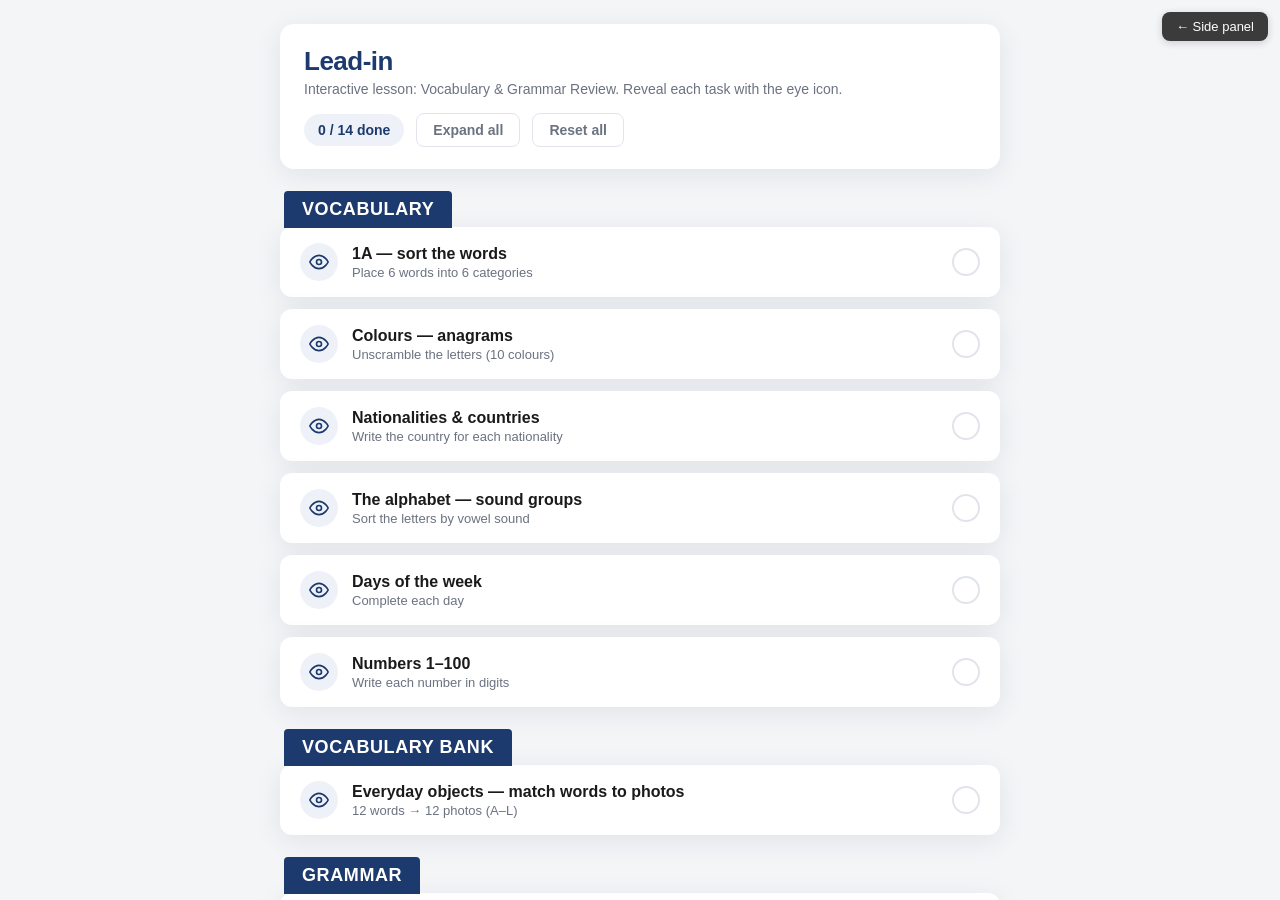
<file: lesson-frame.html>
<!doctype html>
<html lang="en">
<head>
  <meta charset="utf-8">
  <meta name="viewport" content="width=device-width, initial-scale=1">
  <title>Eng Lesson</title>
  <style>
    * { box-sizing: border-box; }
    html, body { margin: 0; padding: 0; }
    body {
      height: 100vh;
      display: flex;
      flex-direction: column;
      background: #fff;
      font-family: -apple-system, BlinkMacSystemFont, "Segoe UI", Roboto, sans-serif;
    }
    #stage {
      flex: 1 1 auto;
      min-height: 0;
      position: relative;
      background: #fff;
    }
    #lesson {
      position: absolute;
      inset: 0;
      width: 100%;
      height: 100%;
      border: 0;
      display: block;
      background: #fff;
    }
    #toggle-btn {
      position: fixed; top: 12px; right: 12px; z-index: 99999;
      padding: 8px 14px;
      background: #1a1a1a; color: #fff; border: 0; border-radius: 8px;
      font: 500 13px/1 -apple-system, BlinkMacSystemFont, "Segoe UI", Roboto, sans-serif;
      cursor: pointer; box-shadow: 0 2px 8px rgba(0,0,0,0.2); opacity: 0.85;
    }
    #toggle-btn:hover:not([disabled]) { opacity: 1; }
    #toggle-btn[disabled] { cursor: progress; opacity: 0.6; }
  </style>
</head>
<body>
  <div id="stage">
    <iframe id="lesson" title="Lesson"></iframe>
  </div>
  <button id="toggle-btn" type="button"></button>

  <script>
    (function () {
      'use strict';
      const ENG_VERSION = '2026-05-18-v11';
      console.log('%c[eng frame] version ' + ENG_VERSION + ' loaded at ' + new Date().toISOString(),
                  'color:#4262ff;font-weight:bold');

      const params = new URLSearchParams(window.location.search);
      const lessonId = (params.get('lesson') || 'lead-in').replace(/[^\w-]/g, '');
      const mode = params.get('mode') === 'panel' ? 'panel' : 'modal';

      const frame = document.getElementById('lesson');
      frame.src = lessonId + '.html?v=' + Date.now();

      frame.addEventListener('load', function () {
        console.log('[eng frame] iframe loaded',
                    'viewport:', window.innerWidth + 'x' + window.innerHeight,
                    'iframe:', frame.clientWidth + 'x' + frame.clientHeight);
      });

      const btn = document.getElementById('toggle-btn');
      btn.textContent = mode === 'modal' ? '← Side panel' : 'Fullscreen ⤢';
      btn.title = mode === 'modal' ? 'Reopen as side panel' : 'Reopen as fullscreen';

      btn.onclick = function () {
        btn.disabled = true;
        btn.textContent = 'Switching…';
        const next = mode === 'modal' ? 'panel' : 'modal';
        const payload = { type: 'switch', from: mode, to: next, lessonId: lessonId };
        console.log('[eng frame] requesting switch', payload);
        try {
          const bc = new BroadcastChannel('eng-app');
          bc.postMessage(payload);
        } catch (e) {
          console.error('[eng frame] BroadcastChannel failed', e);
          btn.disabled = false;
          btn.textContent = mode === 'modal' ? '← Side panel' : 'Fullscreen ⤢';
        }
      };
    })();
  </script>
</body>
</html>
</file>
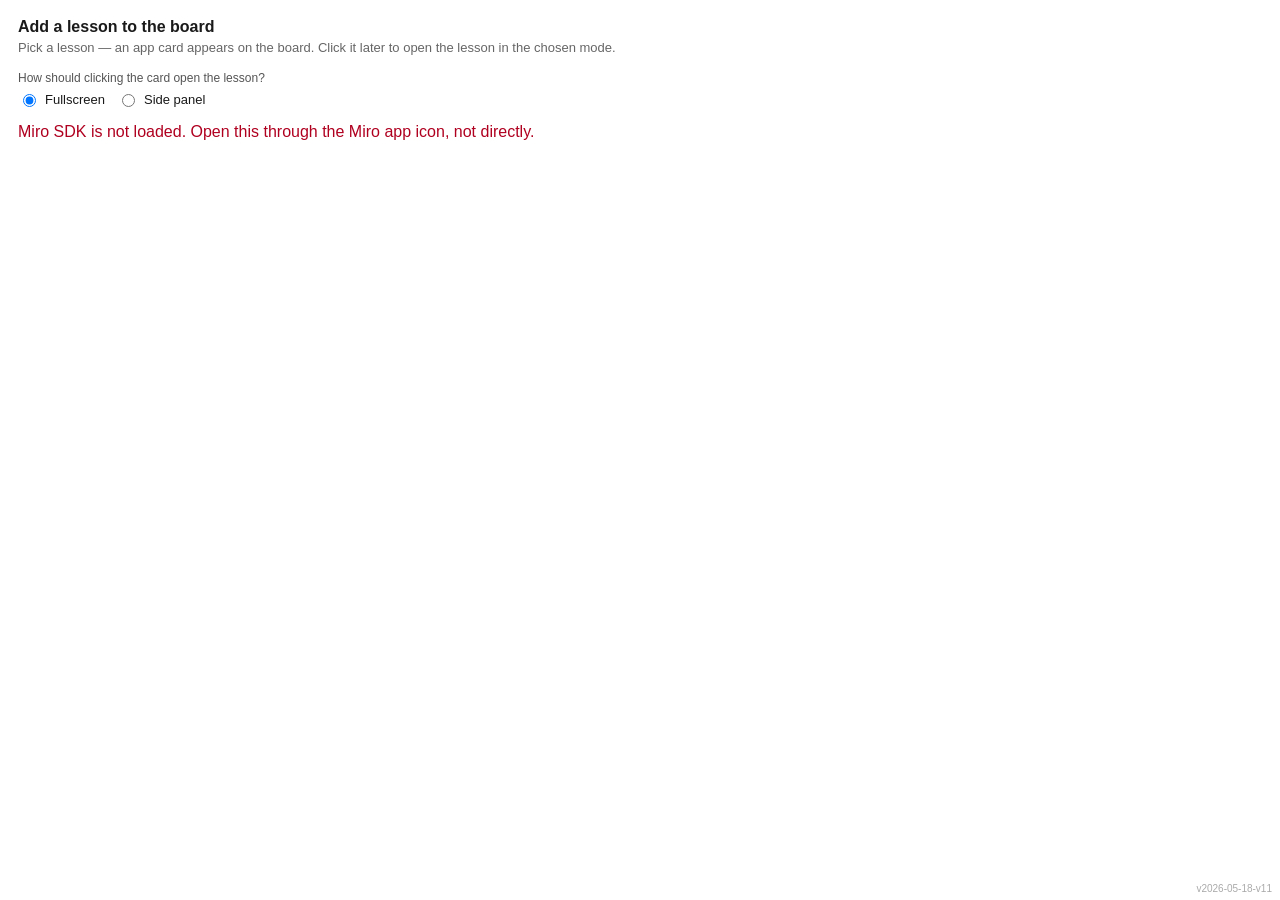
<file: panel.html>
<!doctype html>
<html lang="en">
<head>
  <meta charset="utf-8">
  <meta name="viewport" content="width=device-width, initial-scale=1">
  <title>Eng Lessons</title>
  <script src="https://miro.com/app/static/sdk/v2/miro.js"></script>
  <style>
    html, body { margin: 0; padding: 0; height: 100%; font-family: -apple-system, BlinkMacSystemFont, "Segoe UI", Roboto, sans-serif; color: #1a1a1a; }
    body { padding: 18px; box-sizing: border-box; }
    h2 { margin: 0 0 4px; font-size: 16px; }
    p.muted { color: #666; font-size: 13px; margin: 0 0 16px; }
    fieldset { border: 0; padding: 0; margin: 0 0 16px; }
    legend { font-size: 12px; color: #555; padding: 0; margin-bottom: 6px; }
    .mode-options { display: flex; gap: 12px; }
    .mode-options label { display: flex; align-items: center; gap: 6px; font-size: 13px; cursor: pointer; }
    ul#picker-list { list-style: none; margin: 0; padding: 0; display: flex; flex-direction: column; gap: 8px; }
    .picker-item { display: flex; flex-direction: column; align-items: flex-start; gap: 2px; width: 100%; padding: 10px 12px; border: 1px solid #d0d0d0; border-radius: 8px; background: #fff; font: inherit; text-align: left; cursor: pointer; }
    .picker-item:hover:not([disabled]) { background: #f5f7ff; border-color: #4262ff; }
    .picker-item[disabled] { cursor: progress; opacity: 0.7; }
    .picker-item strong { font-size: 14px; }
    .picker-item span { font-size: 12px; color: #666; }
    .fatal { color: #b00020; font-weight: 500; }
    .version { position: fixed; bottom: 6px; right: 8px; font-size: 10px; color: #aaa; }
  </style>
</head>
<body>
  <h2>Add a lesson to the board</h2>
  <p class="muted">Pick a lesson — an app card appears on the board. Click it later to open the lesson in the chosen mode.</p>

  <fieldset>
    <legend>How should clicking the card open the lesson?</legend>
    <div class="mode-options">
      <label><input type="radio" name="mode" value="modal" checked> Fullscreen</label>
      <label><input type="radio" name="mode" value="panel"> Side panel</label>
    </div>
  </fieldset>

  <ul id="picker-list"></ul>
  <div id="error" class="fatal" style="display:none"></div>
  <div class="version" id="version-tag"></div>

  <script src="panel.js"></script>
</body>
</html>
</file>
